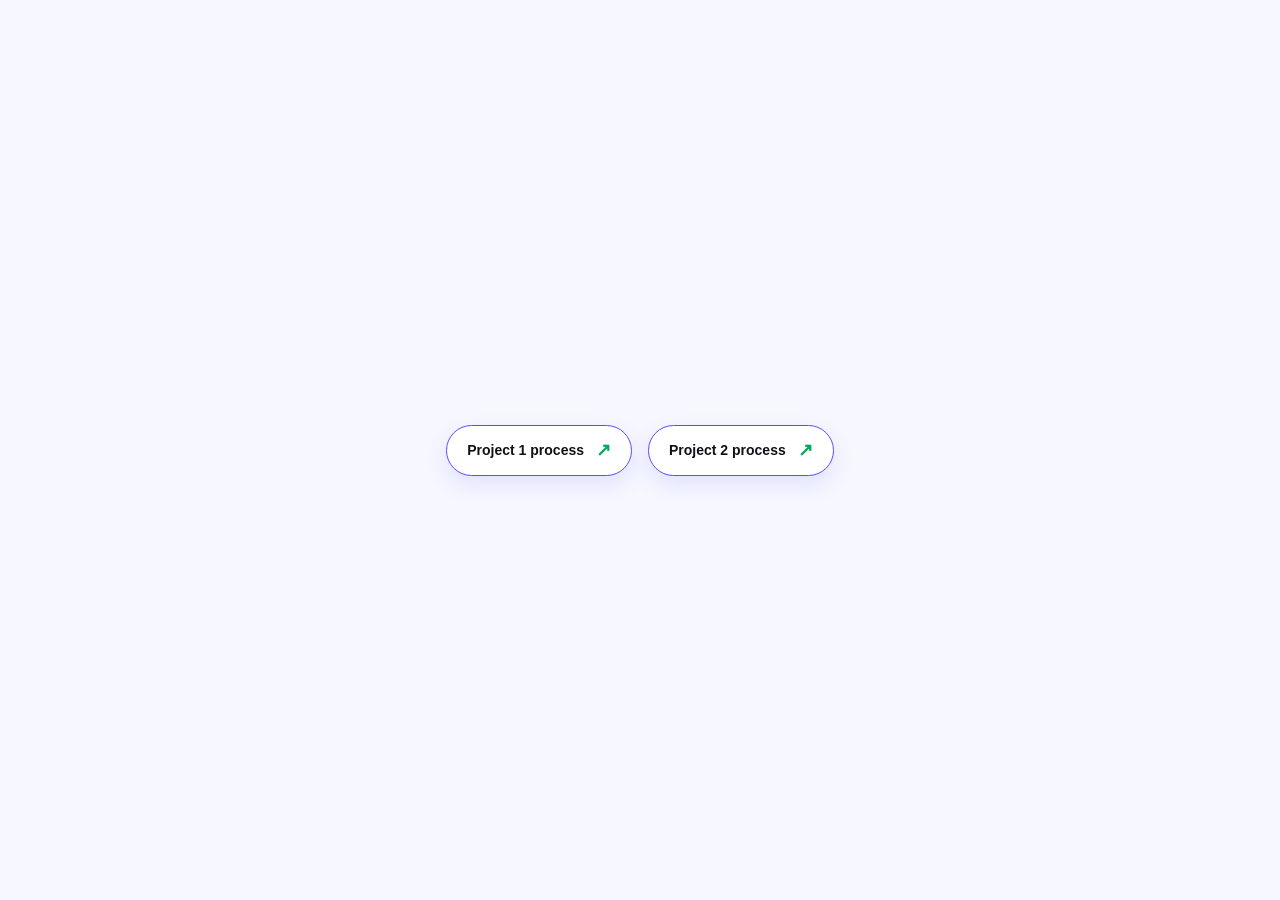
<file: index.html>
<!doctype html>
<html lang="en">
  <head>
    <meta charset="utf-8">
    <meta name="viewport" content="width=device-width, initial-scale=1">
    <meta name="theme-color" content="#f6f7ff">
    <meta name="description" content="A process journal for redesigning Uber around group rides, shared food orders, and clearer coordination.">
    <title>Uber Redesign — Process Journal</title>
    <link rel="icon" type="image/svg+xml" href="data:image/svg+xml,%3Csvg xmlns='http://www.w3.org/2000/svg' viewBox='0 0 64 64'%3E%3Crect width='64' height='64' rx='14' fill='%235b4cff'/%3E%3Ccircle cx='23' cy='32' r='7' fill='white'/%3E%3Ccircle cx='41' cy='32' r='7' fill='white'/%3E%3C/svg%3E">
    <link rel="stylesheet" href="style.css">
    <script defer src="app.js"></script>
  </head>
  <body class="gate-active">
    <div class="project-gate" role="dialog" aria-label="Choose a project">
      <div class="gate-actions">
        <button class="gate-button" type="button" data-open-project id="project-gate-title">Project 1 process <span aria-hidden="true">↗</span></button>
        <a class="gate-button" href="project2/index.html">Project 2 process <span aria-hidden="true">↗</span></a>
      </div>
    </div>
  
    <a class="skip-link" href="#main">Skip to content</a>
    <header class="site-header">
      <nav class="nav shell" aria-label="Main navigation">
        <a class="brand" href="#top" aria-label="Uber redesign process journal">
          <span class="brand-mark">U</span>
          <span>Uber redesign <small>process journal</small></span>
        </a>
        <div class="nav-links">
          <a href="#research">Research</a>
          <a href="#journey">Journey</a>
          <a href="#prototype">Prototype</a>
          <a href="#reflection">Reflection</a>
        </div>
        <a class="nav-cta" href="#top">2026 ↗</a>
      </nav>
    </header>

    <main id="main" tabindex="-1">
      <section id="top" class="hero shell">
        <div class="hero-rule" aria-hidden="true"><span></span><span></span><span></span></div>
        <div class="hero-eyebrow"><i></i> CLASS PROJECT · PRODUCT DESIGN WORKFLOW</div>
        <div class="hero-layout">
          <div>
            <h1>Designing<br><em>Uber,</em><br>together.</h1>
          </div>
          <div class="hero-copy">
            <p>I redesigned Uber around a simple question: what would change if the people who join a ride or order could help make the decision together?</p>
            <a class="arrow-link" href="#research">Follow the process <span aria-hidden="true">↘</span></a>
          </div>
        </div>
        <div class="hero-chips" aria-label="Process themes">
          <span>Market research</span><span>Service deep-dive</span><span>AI-assisted prototyping</span>
        </div>
      </section>

      <section id="research" class="section shell research-section">
        <div class="section-heading research-heading">
          <div>
            <span class="section-number green process-step-label"><b>STEP 01</b><i aria-hidden="true"></i><span>INITIAL PREMISE &amp; TWO STRATEGIES</span></span>
            <h2>Deciding What to Build: Two Different Processes</h2>
            <p class="research-intro">My redesign process unfolds in two phases: before and after deciding what to build.</p>
          </div>
        </div>
        <div class="process-grid">
          <article class="process-card">
            <div class="card-meta"><span class="step-pill">Process (#1)</span><span>Before deciding</span></div>
            <h3>Market Research</h3>
            <p><span class="process-quote">“Find which service has bad usability + what users desire for...”</span> Exploring unvarnished friction, missed handoffs, and moments where user expectations collapse.</p>
            <strong>⌕ &nbsp;Pinpoint user friction and desire</strong>
          </article>
          <article class="process-card">
            <div class="card-meta"><span class="step-pill">Process (#2)</span><span>After narrowing down</span></div>
            <h3>Service Deep-Dive</h3>
            <p><span class="process-quote">“Understand existing service + what is bad/lacking + find specific contents for redesign.”</span> Deconstructing edge cases, information gaps, and structural shortcomings.</p>
            <strong>▣ &nbsp;Define specific feature contents to redesign</strong>
          </article>
          <article class="process-card process-card--mint strategy-card">
            <div class="card-meta"><span class="step-pill">Strategy #1: The mindset shift</span></div>
            <h3>Spend more time brainstorming with AI</h3>
            <div class="mini-note strategy-quote">“BEFORE: I think it’s easier to build with vibe coding (then before when I had to code)— so I decided to spend more time with brainstorming with AI.”</div>
            <p>Because vibe coding makes producing code trivial, the real bottleneck shifts to whether you have a clear, distinct, high-value problem worth solving.</p>
          </article>
          <article class="process-card strategy-card">
            <div class="card-meta"><span class="step-pill step-pill--dark">Strategy #2: Scope selection</span></div>
            <h3>Change UI component VS Adding new feature</h3>
            <div class="mini-note mini-note--blue scope-note"><span class="scope-old">Change UI component</span><strong>Adding new feature</strong><small>“I think it’s easier (for me) to add new feature with vibecoding...”</small></div>
            <p>Generating a coherent new capability end-to-end plays to the generative strengths of LLMs more cleanly than pixel-pushing legacy components.</p>
          </article>
        </div>
      </section>

      <section id="focus" class="section shell focus-section">
        <div class="section-heading focus-heading">
          <div>
            <span class="section-number green process-step-label"><b>STEP 02</b><i aria-hidden="true"></i><span>MIN'S RESEARCH METHODOLOGY</span></span>
            <h2>“What are the cases where users use two different apps for the same goals?”</h2>
            <div class="focus-intro">
              <p>I've looked at what actions make users move between apps:</p>
              <p>“I found or did something here, but I need to carry it somewhere else to finish.”</p>
              <p>This led to 4 distinct exploration lenses.</p>
            </div>
          </div>
        </div>
        <div class="focus-grid">
          <article class="focus-card"><span class="focus-icon">#1</span><span class="focus-label">APPROACH WITH</span><h3>Goals</h3><p>Starting from user intentions: what are users trying to accomplish when they find themselves juggling multiple tools?</p><div class="focus-insight"><b>INQUIRY PROMPT:</b><span>“Can you remember a recent time you switched between apps to plan, compare, or organize?”</span></div></article>
          <article class="focus-card"><span class="focus-icon">#2</span><span class="focus-label">APPROACH WITH</span><h3>Actions</h3><p>Tracking concrete manual handoffs between interfaces when one service cuts off too soon.</p><div class="focus-insight"><b>CORE FRICTION PATTERN:</b><span>“I found or did something here, but I need to carry it somewhere else to finish.”</span></div></article>
          <article class="focus-card"><span class="focus-icon">#3</span><span class="focus-label">APPROACH WITH</span><h3>Services</h3><p>Auditing service boundaries: where does an existing product intentionally stop serving the user's ongoing session?</p><div class="focus-insight"><b>AUDIT FOCUS:</b><span>Identifying arbitrary walled gardens and missing native utility links.</span></div></article>
          <article class="focus-card"><span class="focus-icon">#4</span><span class="focus-label">APPROACH WITH</span><h3>Voice of User</h3><p>Gathering organic user pain directly from public forums, unfiltered complaints, and customer workarounds.</p><div class="focus-insight"><b>SOURCES MINED:</b><span>Raw qualitative threads on Reddit (r/uber) and X (Twitter).</span></div></article>
        </div>
      </section>

      <section id="candidates" class="section shell table-section">
        <div class="section-heading compact-heading">
          <div><span class="section-number green">03 · SERVICE SELECTION</span><h2>3 Candidates before deciding the services…</h2></div>
          <p>I compared three service directions against the same business and UX questions before choosing the group opportunity for Uber.</p>
        </div>
        <div class="candidate-table-wrap">
          <table class="candidate-table">
            <thead><tr><th>Evaluation question</th><th>1. Google Maps: Free restroom finder</th><th>2. BrickLink: Outside-purchase tracking</th><th class="selected-col">3. Uber: Shared costs with friends *</th></tr></thead>
            <tbody>
              <tr><th>Who needs it most?</th><td>Tourists exploring unfamiliar cities, delivery workers, parents, and people with specific restroom or accessibility needs.</td><td>Custom LEGO builders buying parts across multiple stores.</td><td class="selected-col">Groups of people repeatedly sharing rides, especially when participants change.</td></tr>
              <tr><th>Would current users pay extra?</th><td>Likely low willingness. Keep essential information free: public access, cost, opening hours, and entrance directions.</td><td>Most plausible direct-payment opportunity: frequent builders can measure time saved and duplicate purchases avoided.</td><td class="selected-col">Likely limited willingness for a separate subscription. A small transaction fee or membership benefit could be tested.</td></tr>
              <tr><th>How could the company benefit?</th><td>More frequent Maps use during outings and stronger trust in its local information.</td><td>More completed builds and repeat purchases of remaining parts.</td><td class="selected-col">More completed group bookings and repeat rides.</td></tr>
              <tr><th>What would encourage repeat use?</th><td>Needing a restroom in another neighborhood or city, with reliable information available each time.</td><td>Starting another build or receiving another outside order.</td><td class="selected-col">Planning another outing with the same friend group.</td></tr>
              <tr><th>Main commercial uncertainty?</th><td>Keeping availability and entry rules accurate costs money. Many potential users already use Maps, so the benefit may primarily be retention.</td><td>The feature may be too narrow for a subscription, and importing purchases could help users spend elsewhere.</td><td class="selected-col">Invitees may already use Uber. Sharing a ride can also replace several separate bookings.</td></tr>
              <tr><th>Best early success measure?</th><td>Percentage of searches that lead to successful use of a free restroom, plus repeat feature use.</td><td>Time to reconcile an order, plus repeat purchasing.</td><td class="selected-col">Invite-to-first-booking conversion and repeat group bookings.</td></tr>
              <tr><th>Strongest business argument?</th><td>Make Maps more useful throughout a day in an unfamiliar city.</td><td>Save committed hobbyists measurable time and money.</td><td class="selected-col">Make organizing and paying for recurring group rides easier.</td></tr>
            </tbody>
          </table>
        </div>
      </section>

      <section id="journey" class="section shell journey-section">
        <div class="section-heading compact-heading journey-heading">
          <div><span class="section-number green">04 · CUSTOMER JOURNEY</span><h2>Customer journey with need statement: As-is // To-be</h2></div>
          <div class="journey-toggle" role="group" aria-label="Journey view"><button class="is-active" type="button" data-journey-view="both">As-is + To-be</button><button type="button" data-journey-view="as-is">As-is</button><button type="button" data-journey-view="to-be">To-be</button></div>
        </div>
        <p class="need-statement"><strong>Need statement.</strong> When a friend organizes a group outing, they need one place to coordinate the plan and each person’s commitment, so booking does not become a second job.</p>
        <div class="journey-list">
          <article class="journey-row">
            <div class="journey-step"><span>STEP 01</span><h3>Plan the outing</h3><p>Friends agree on what they want to do.</p></div>
            <div class="journey-state as-is"><b>AS-IS · COORDINATE IN CHAT</b><p>The organizer asks who is coming, compares prices, and collects answers across messages.</p><small>Friction: the plan is scattered.</small></div>
            <div class="journey-state to-be"><b>TO-BE · START A GROUP</b><p>The organizer names the occasion and invites followed friends from the Uber flow.</p><small>Gain: one shared starting point.</small></div>
          </article>
          <article class="journey-row">
            <div class="journey-step"><span>STEP 02</span><h3>Book the ride</h3><p>Someone chooses a route and vehicle.</p></div>
            <div class="journey-state as-is"><b>AS-IS · ONE PERSON DECIDES</b><p>The lead picks a car before everyone has seen the same option or agreed to the cost.</p><small>Friction: responsibility stays with the lead.</small></div>
            <div class="journey-state to-be"><b>TO-BE · CHOOSE TOGETHER</b><p>The group sees the route, car, and estimated allocation before the request is sent.</p><small>Gain: the choice is legible to everyone.</small></div>
          </article>
          <article class="journey-row">
            <div class="journey-step"><span>STEP 03</span><h3>Split during the ride</h3><p>Payment becomes part of the experience.</p></div>
            <div class="journey-state as-is"><b>AS-IS · SPLIT AFTER MATCHING</b><p>The group may rely on an equal split later or settle a custom amount outside the main flow.</p><small>Friction: the amount arrives late.</small></div>
            <div class="journey-state to-be"><b>TO-BE · SHOW EXACT SHARES</b><p>Each invited rider sees the amount they would authorize, down to the cent.</p><small>Gain: no surprise allocation.</small></div>
          </article>
          <article class="journey-row">
            <div class="journey-step"><span>STEP 04</span><h3>Take the ride</h3><p>The group moves from planning to doing.</p></div>
            <div class="journey-state as-is"><b>AS-IS · WAIT FOR UPDATES</b><p>The lead carries the status of the booking and has to relay changes to everyone else.</p><small>Friction: one person becomes support.</small></div>
            <div class="journey-state to-be"><b>TO-BE · GROUP STATUS</b><p>Everyone can see the ride status and the group chat in the same shared context.</p><small>Gain: fewer coordination messages.</small></div>
          </article>
          <article class="journey-row">
            <div class="journey-step"><span>STEP 05</span><h3>Review and settle</h3><p>The experience closes without guesswork.</p></div>
            <div class="journey-state as-is"><b>AS-IS · RECONCILE LATER</b><p>The lead may remind friends, calculate a custom share, or wait for reimbursement.</p><small>Friction: the task continues after the trip.</small></div>
            <div class="journey-state to-be"><b>TO-BE · AUTHORIZE YOUR OWN SHARE</b><p>Each rider approves their own amount before the organizer requests the vehicle.</p><small>Gain: less work for the friend who books.</small></div>
          </article>
          <article class="journey-row">
            <div class="journey-step"><span>STEP 06</span><h3>Close the occasion</h3><p>A good group moment can happen again.</p></div>
            <div class="journey-state as-is"><b>AS-IS · END WITH A RECEIPT</b><p>The service records the trip, but not necessarily the group relationship around it.</p><small>Friction: no obvious next occasion.</small></div>
            <div class="journey-state to-be"><b>TO-BE · KEEP THE GROUP VISIBLE</b><p>The Account hub keeps active and past groups available for another shared plan.</p><small>Gain: a reason to return together.</small></div>
          </article>
        </div>
      </section>

      <section id="prototype" class="section shell prototype-section">
        <div class="section-heading compact-heading">
          <div><span class="section-number green">05 · MULTI-AGENT PROTOTYPE</span><h2>Multi-agent to brainstorm and prototype</h2></div>
          <p>I divided the work into roles so the idea could be challenged, specified, built, and communicated without losing the original user problem.</p>
        </div>
        <div class="agent-grid">
          <article class="agent-card"><span class="agent-avatar">☻</span><span class="agent-id">AGENT 01</span><h3>Research Agent</h3><b>Scope · signals · gaps</b><p>Collected service context and surfaced the moments worth redesigning.</p><small>Output: opportunity map</small></article>
          <article class="agent-card"><span class="agent-avatar">☻</span><span class="agent-id">AGENT 02</span><h3>PRD Agent</h3><b>Rules · states · edge cases</b><p>Turned the concept into explicit behavior, calculations, and decision states.</p><small>Output: product requirements</small></article>
          <article class="agent-card"><span class="agent-avatar">☻</span><span class="agent-id">AGENT 03</span><h3>Vibecoding Agent</h3><b>Flow · interface · iteration</b><p>Translated the product logic into a clickable prototype and refined the flow.</p><small>Output: working walkthrough</small></article>
          <article class="agent-card"><span class="agent-avatar">☻</span><span class="agent-id">AGENT 04</span><h3>Presentation Prep</h3><b>Story · evidence · clarity</b><p>Shaped the research and decisions into a story another person can follow.</p><small>Output: presentation narrative</small></article>
        </div>
      </section>

      <section id="hard" class="section shell hard-section">
        <div class="section-heading compact-heading">
          <div><span class="section-number coral">06 · REALITY CHECK</span><h2>What was actually hard about vibecoding</h2></div>
          <p>Fast generation made the first draft easy. The difficult part was deciding what to keep, what to correct, and what the prototype needed to prove.</p>
        </div>
        <div class="quote-grid">
          <article><span class="quote-tag">CHALLENGE 01</span><h3>“Sometimes takes a lot of time, but I don’t know what’s going on.”</h3><p>When the system changes several things at once, it becomes hard to identify the decision behind each change.</p></article>
          <article><span class="quote-tag mint">PRACTICE 02</span><h3>“Easy to go with top-down, because it’s easy to build…”</h3><p>Starting broad helps create momentum, but the important constraints still need to be added deliberately.</p></article>
          <article><span class="quote-tag blue">PRACTICE 03</span><h3>“Giving great examples is the way I can communicate easily.”</h3><p>A concrete screen, state, or sentence often communicates the intended direction better than an abstract request.</p></article>
        </div>
      </section>

      <section id="reflection" class="section shell reflection-section">
        <div class="pain-panel">
          <span class="pain-kicker">⚠ &nbsp;KEY FRICTION POINT</span>
          <div class="pain-divider" aria-hidden="true"></div>
          <h2>Pain points when designing with AI:</h2>
          <p class="pain-lead">“UI generation and prototyping felt seamless, but ideation and early discovery were surprisingly difficult.”</p>
          <p class="pain-sublead">A breakdown of where raw generative prompting struggles during ambiguous, early-stage feature exploration:</p>
          <div class="pain-grid">
            <article><span>×</span><div><h3>Uncertain Where to Begin</h3><p>Blank-prompt paralysis when opening an open-ended session without clear constraints or an established rubric.</p></div></article>
            <article><span>×</span><div><h3>Struggling to Steer Toward Strong Answers</h3><p>Guiding the model beyond predictable tropes, surface-level suggestions, and generic patterns.</p></div></article>
            <article><span>×</span><div><h3>Defining What 'Good Enough' Looks Like</h3><p>When an LLM produces dozens of options in seconds, evaluating them objectively without a clear benchmark is challenging.</p></div></article>
            <article><span>×</span><div><h3>Filtering Through Mediocre Outputs</h3><p>“The options often feel generic or uninspired, making it frustrating to commit to any of them as a solid foundation.”</p></div></article>
          </div>
          <div class="pain-question"><span aria-hidden="true">❞</span><p>“I can sense that the generated output isn't quite right, but it's hard to articulate what the right solution should be.”</p></div>
        </div>
        <div class="reflection-card">
          <h2>“Is the LLM bad at ideating, or am I bad at prompting?”</h2>
          <div class="reflection-columns">
            <div><span>✓</span><p><b>Systematic Task Architecture</b><br>Designing with AI thrives on structured workflows: breaking complex challenges into clear milestones unlocks consistent, high-impact results.</p></div>
            <div><span>✓</span><p><b>Fluid Multi-Tool Synergy</b><br>Mastering smooth transitions between specialized tools—bridging ChatGPT, Astra, Stitch UI, and AI Studio—creates an effortless, end-to-end creative flow.</p></div>
          </div>
        </div>
      </section>
    </main>

    <footer class="footer"><div class="shell footer-inner"><div><strong>Uber redesign</strong><p>A class-project process journal about research, product thinking, and AI-assisted making.</p></div><div class="footer-links"><span>PROCESS</span><a href="#research">Research</a><a href="#journey">Customer journey</a><a href="#prototype">Prototype</a><a href="#reflection">Reflection</a></div></div></footer>
  </body>
</html>
</file>
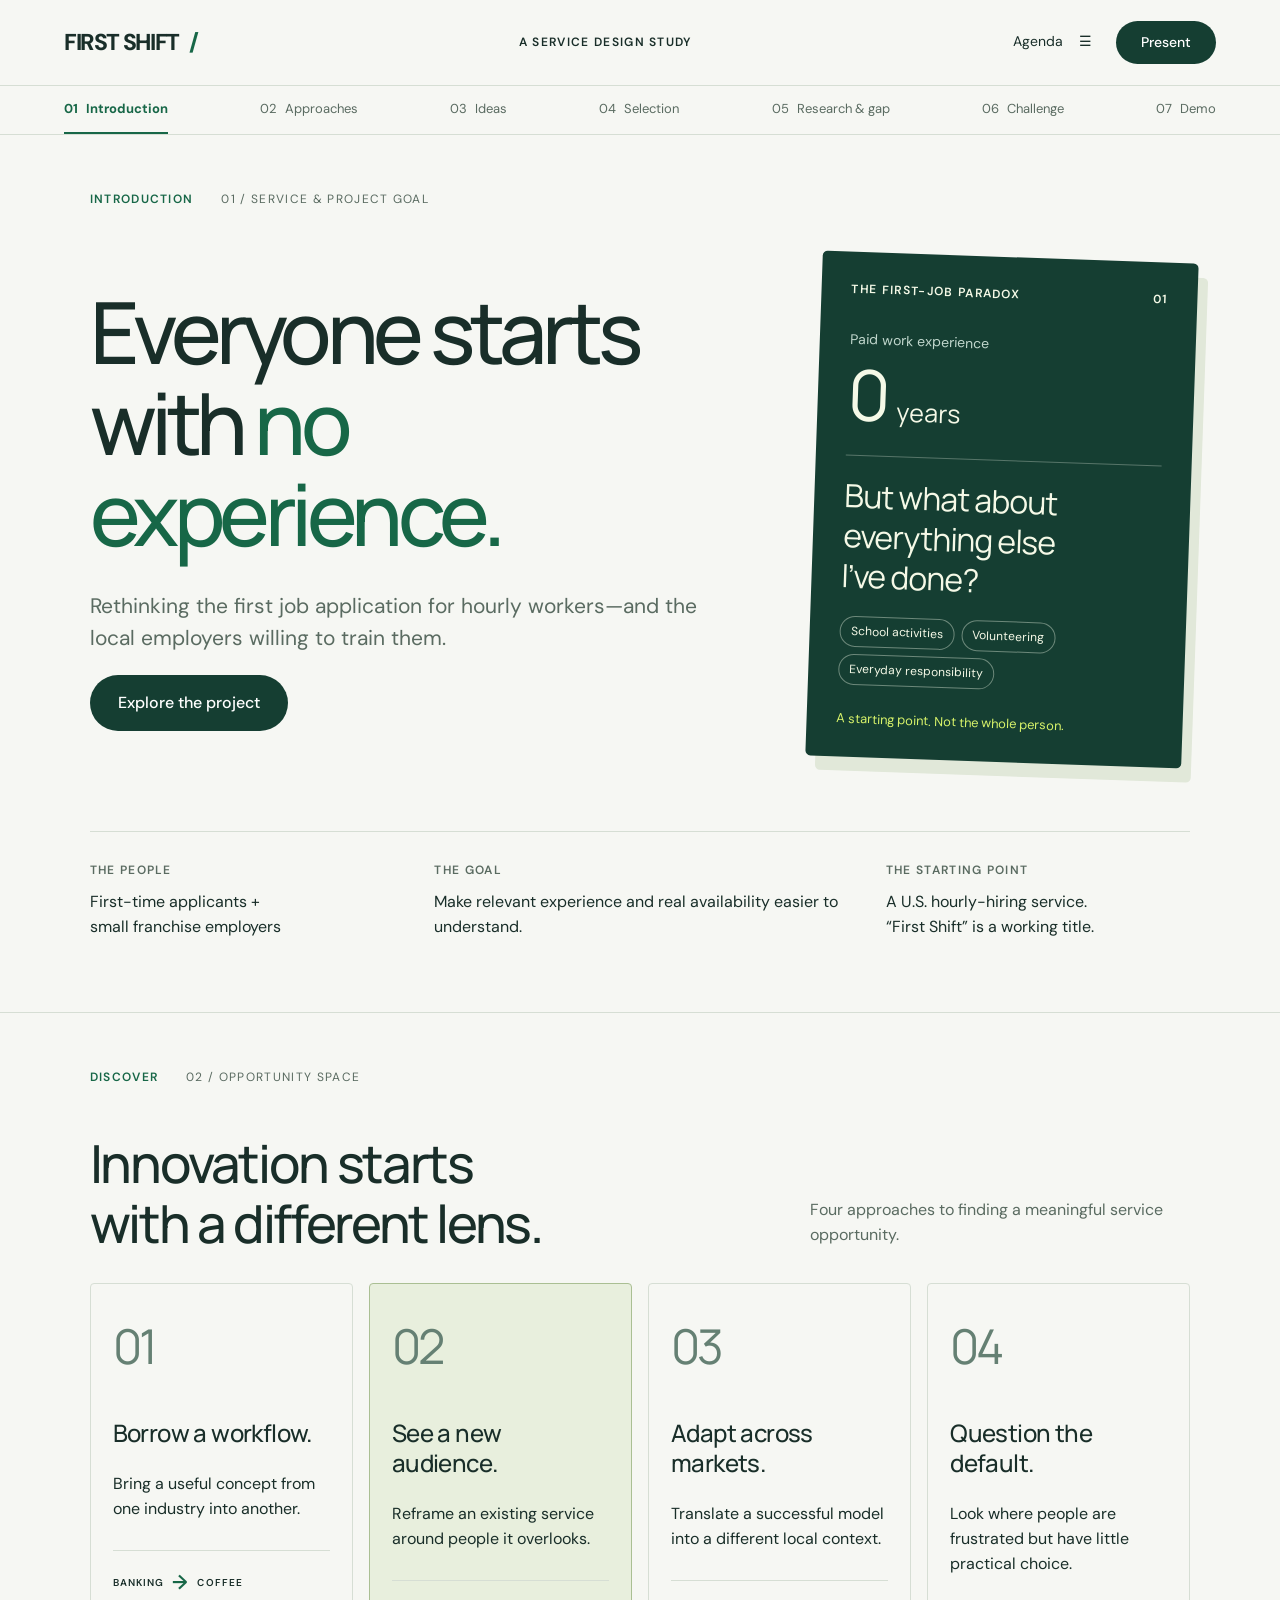
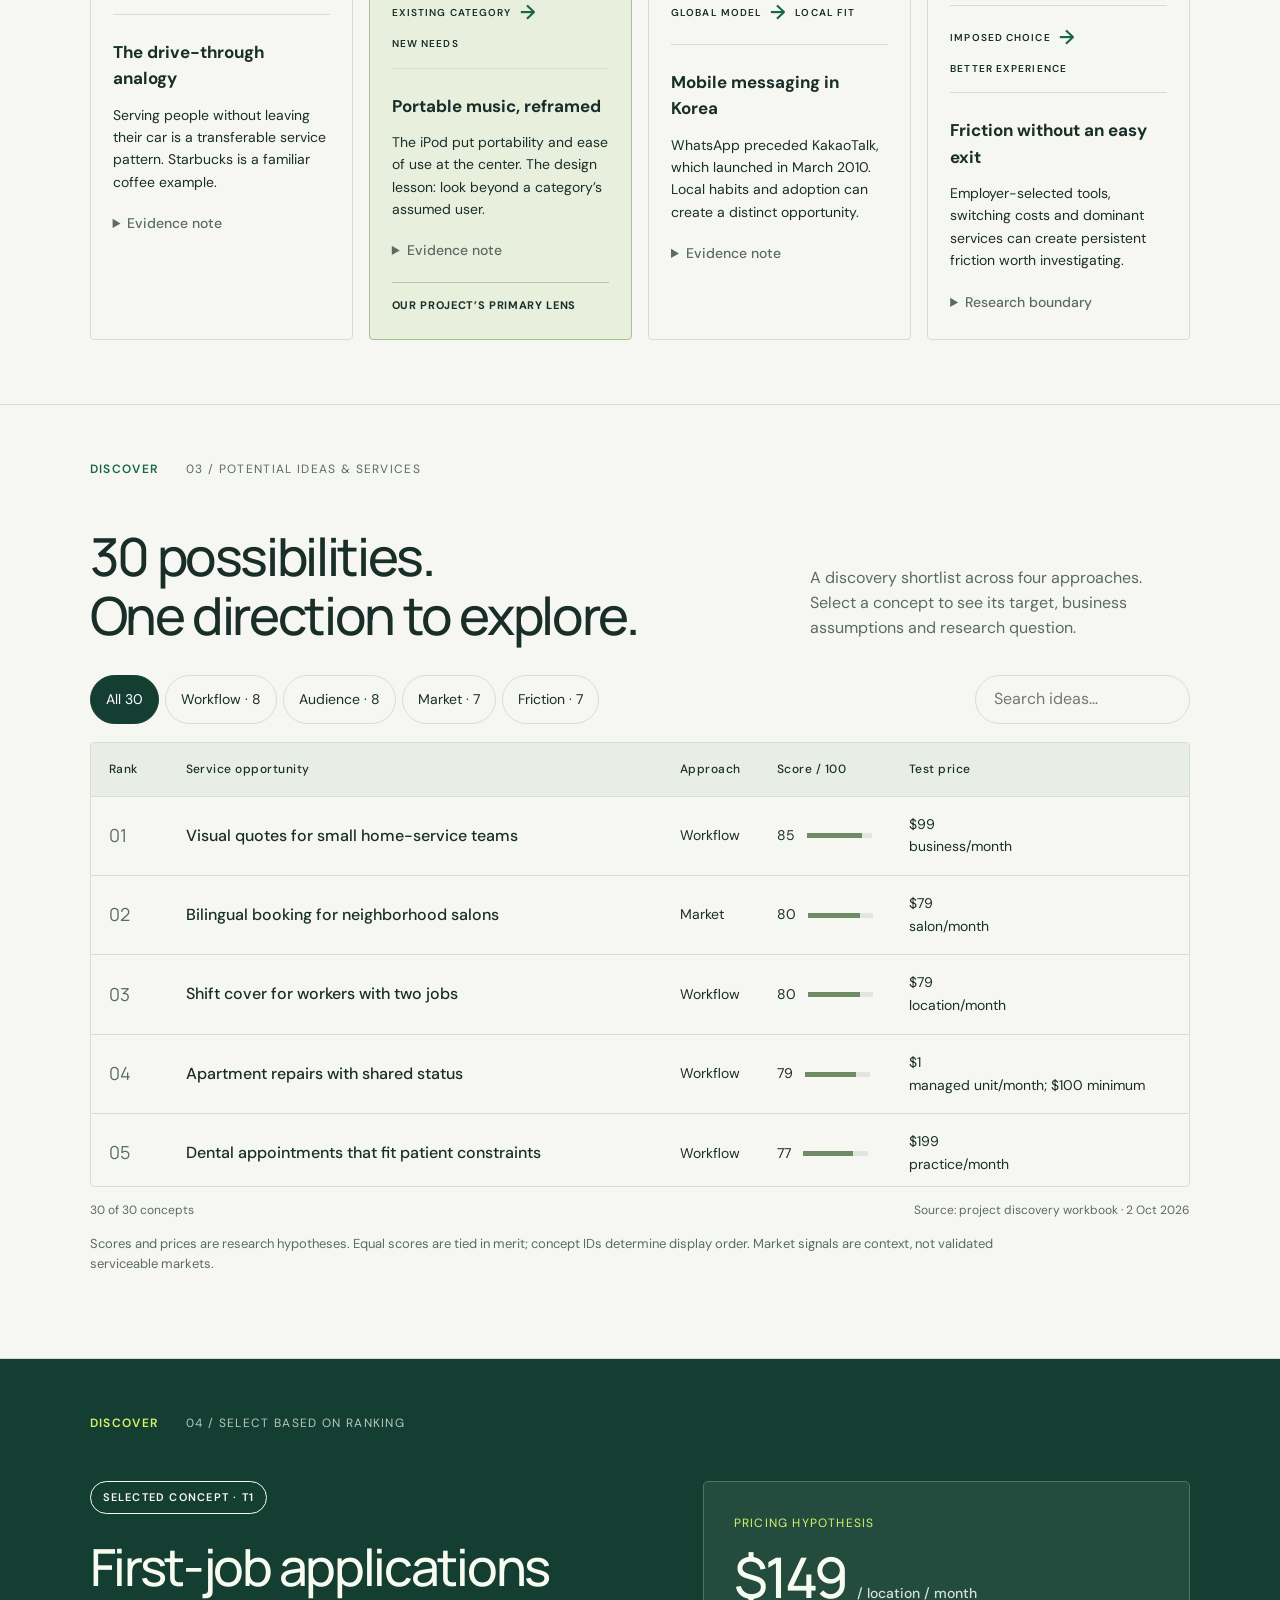
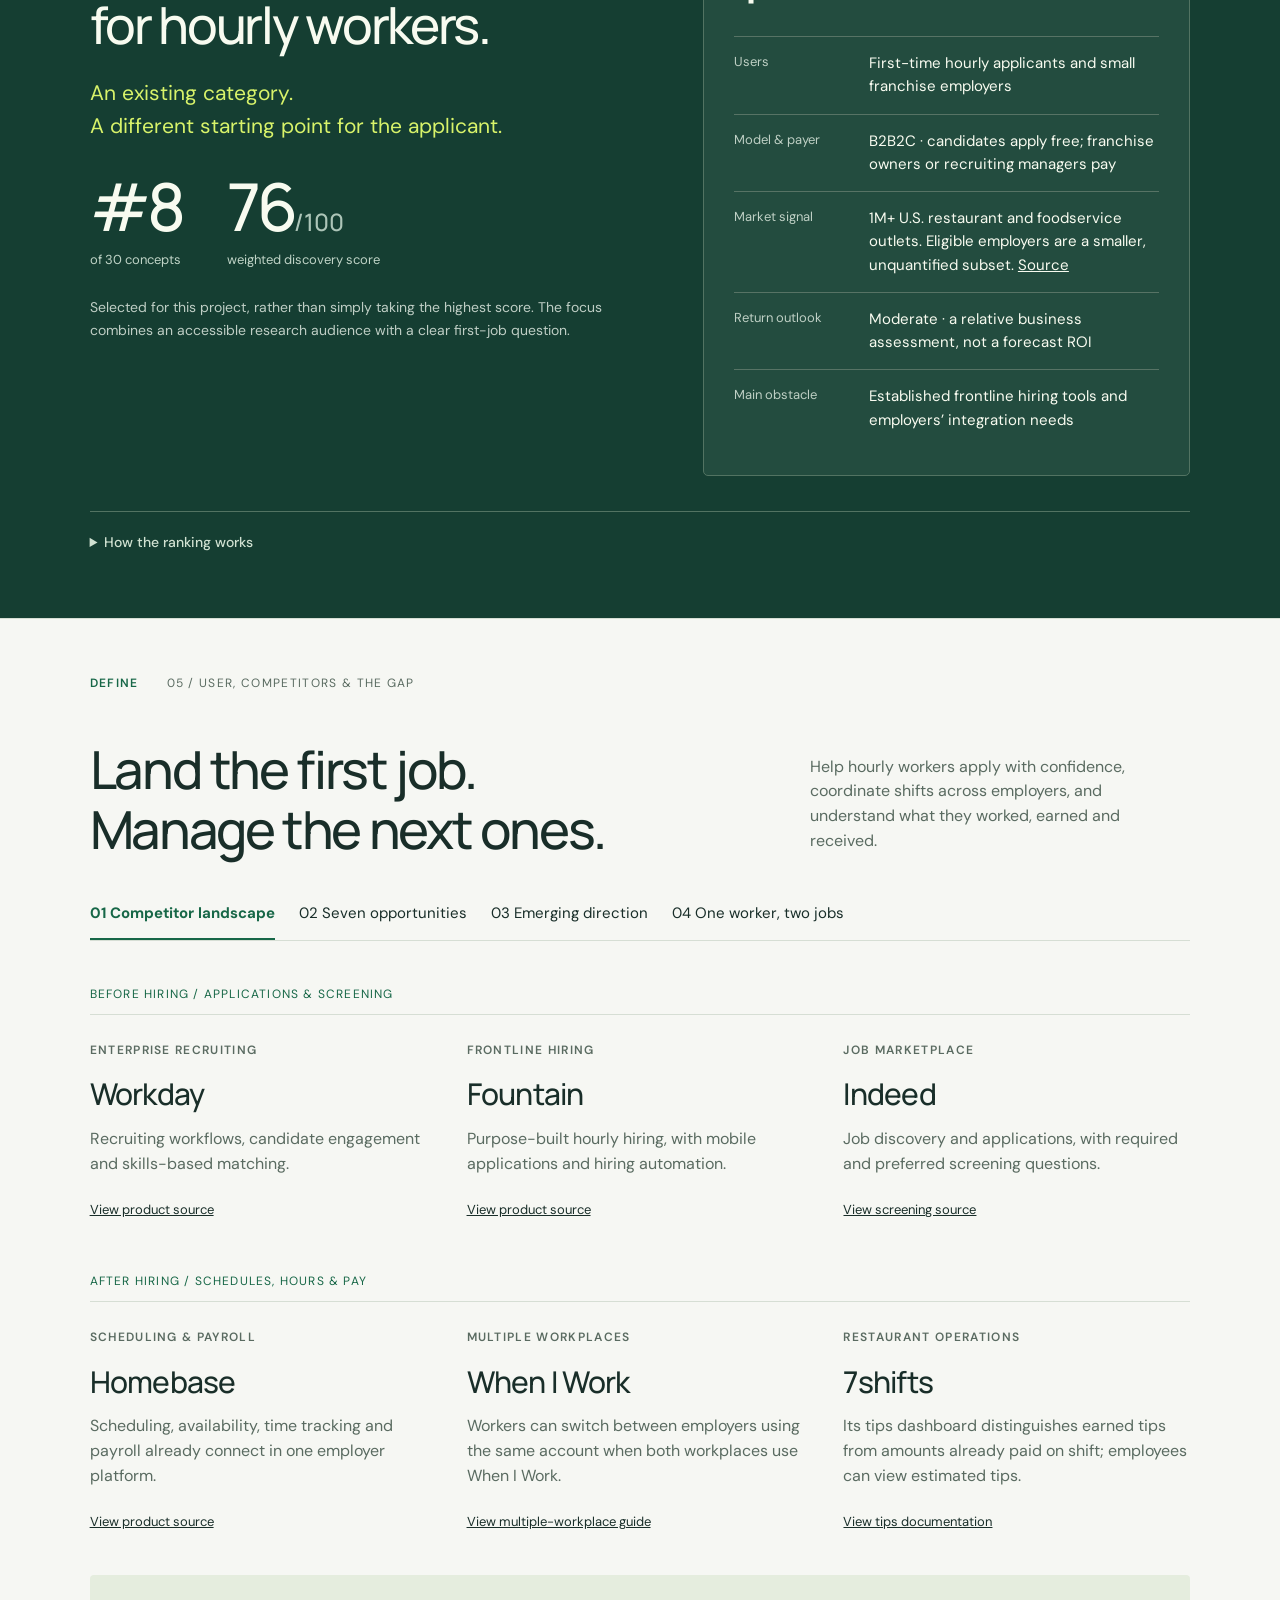
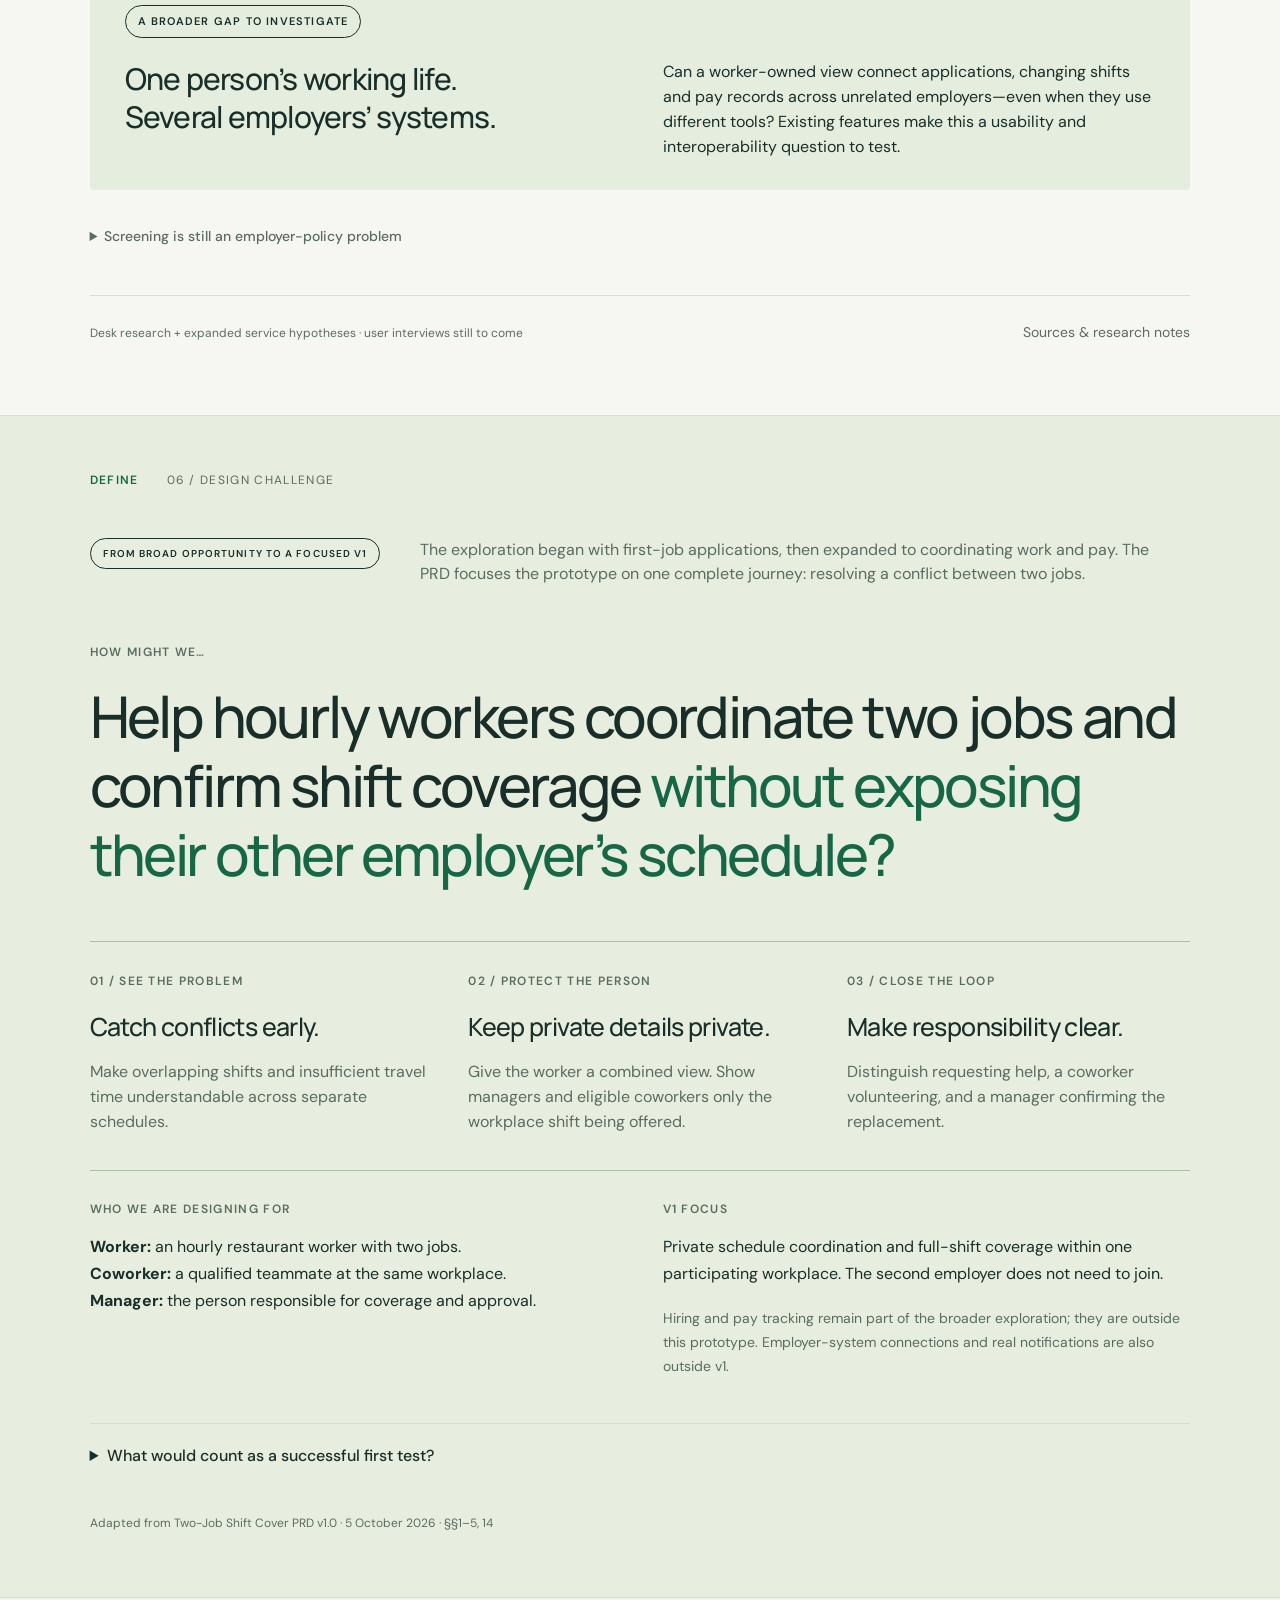
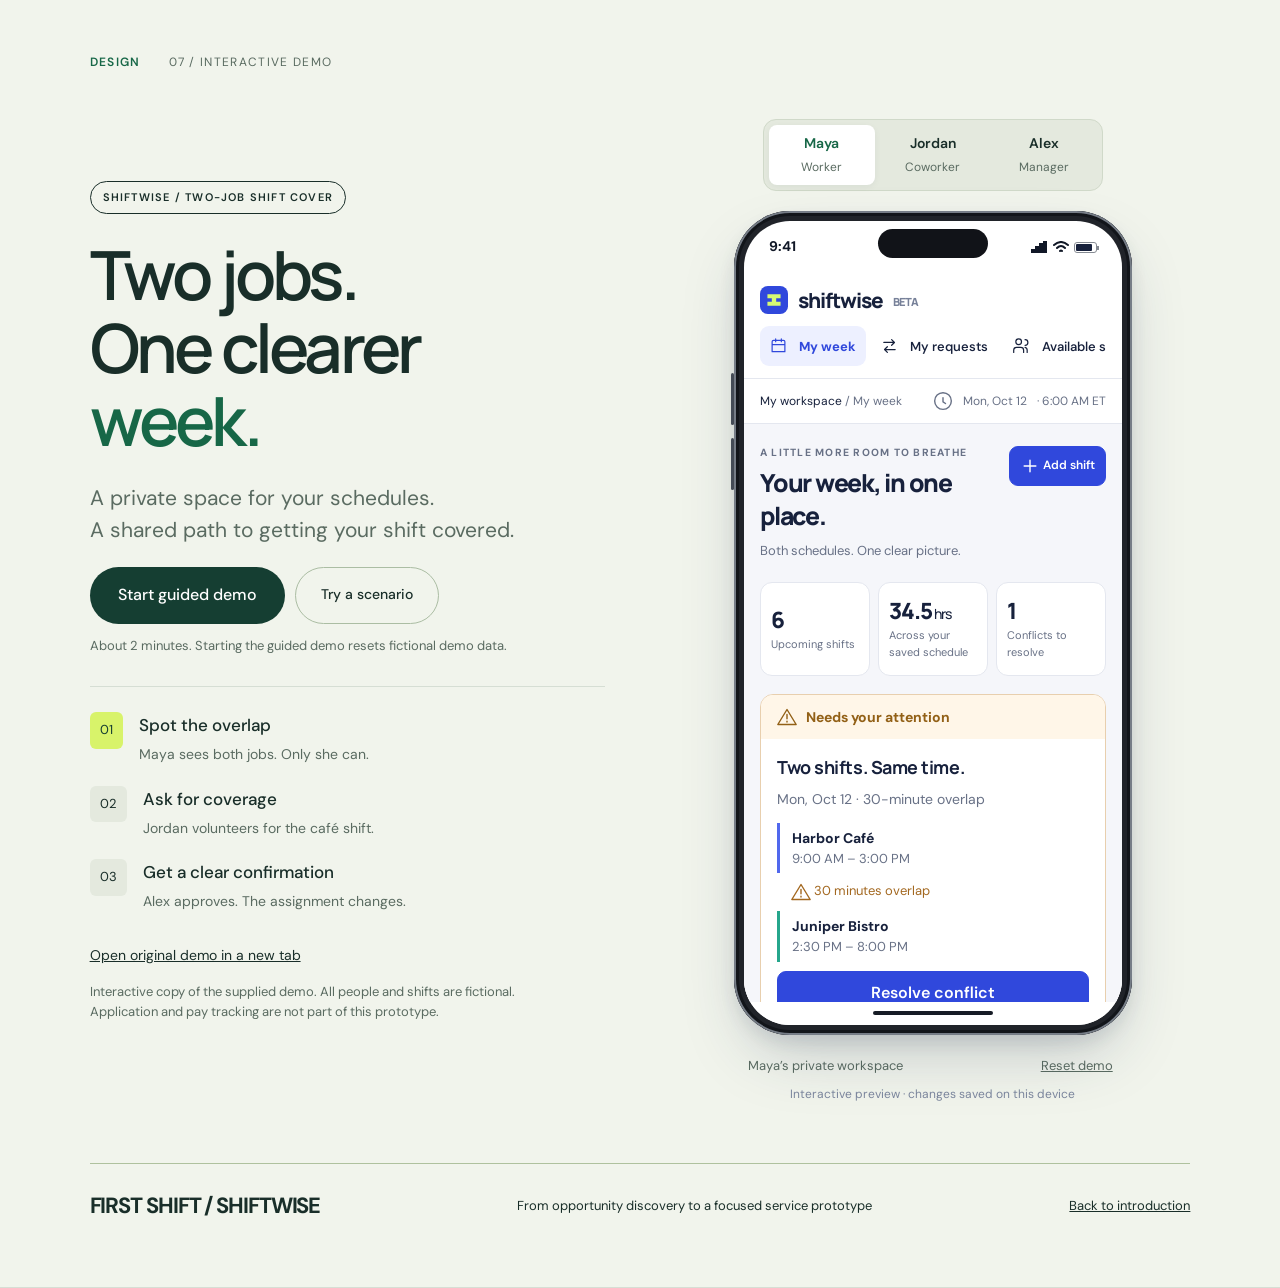
<file: project2/index.html>
<!doctype html>
<html lang="en"><head><meta charset="utf-8"><meta name="viewport" content="width=device-width,initial-scale=1"><meta name="description" content="A service design class project: discovering and defining a better first-job application for hourly workers."><meta name="theme-color" content="#173e33"><title>First Shift — A service design study</title><link rel="icon" type="image/svg+xml" href="data:image/svg+xml,%3Csvg xmlns='http://www.w3.org/2000/svg' viewBox='0 0 64 64'%3E%3Crect width='64' height='64' rx='14' fill='%23173e33'/%3E%3Cpath d='M18 46V18h29v8H27v5h16v8H27v7' fill='%23d8f36a'/%3E%3C/svg%3E"><link rel="stylesheet" href="style.css"></head>
<body><header class="topbar"><a class="brand" href="#intro" aria-label="First Shift home">FIRST SHIFT<span>/</span></a><span class="project-label">A SERVICE DESIGN STUDY</span><div class="header-actions"><button id="agenda-button" class="text-button">Agenda <span class="menu-icon">☰</span></button><button id="present" class="pill dark">Present</button></div></header>
<nav class="chapter-nav" aria-label="Project chapters"><a href="#intro" data-section="intro">01 <span>Introduction</span></a><a href="#approaches" data-section="approaches">02 <span>Approaches</span></a><a href="#ideas" data-section="ideas">03 <span>Ideas</span></a><a href="#selection" data-section="selection">04 <span>Selection</span></a><a href="#research" data-section="research">05 <span>Research & gap</span></a><a href="#challenge" data-section="challenge">06 <span>Challenge</span></a><a href="#how" data-section="how">07 <span>Demo</span></a></nav>
<main>
<section id="intro" class="chapter hero"><div class="eyebrow">INTRODUCTION <span>01 / SERVICE & PROJECT GOAL</span></div><div class="hero-grid"><div><h1>Everyone starts<br>with <em>no experience.</em></h1><p class="lead">Rethinking the first job application for hourly workers—and the local employers willing to train them.</p><a href="#approaches" class="pill dark large">Explore the project</a></div><aside class="first-card"><div class="card-top"><span>THE FIRST-JOB PARADOX</span><span>01</span></div><div class="experience"><span>Paid work experience</span><strong>0 <small>years</small></strong></div><div class="divider"></div><p class="card-question">But what about<br>everything else<br>I’ve done?</p><div class="evidence-tags"><span>School activities</span><span>Volunteering</span><span>Everyday responsibility</span></div><div class="card-bottom">A starting point. Not the whole person.</div></aside></div><div class="goal-row"><div><span class="mini-label">THE PEOPLE</span><p>First-time applicants +<br>small franchise employers</p></div><div><span class="mini-label">THE GOAL</span><p>Make relevant experience and real availability easier to understand.</p></div><div><span class="mini-label">THE STARTING POINT</span><p>A U.S. hourly-hiring service.<br>“First Shift” is a working title.</p></div></div></section>
<section id="approaches" class="chapter"><div class="eyebrow">DISCOVER <span>02 / OPPORTUNITY SPACE</span></div><div class="section-heading"><h2>Innovation starts<br>with a different lens.</h2><p>Four approaches to finding a meaningful service opportunity.</p></div><div class="approach-grid"><article class="approach"><span class="approach-num">01</span><h3>Borrow a workflow.</h3><p>Bring a useful concept from one industry into another.</p><div class="analogy">BANKING <span>→</span> COFFEE</div><h4>The drive-through analogy</h4><p class="small">Serving people without leaving their car is a transferable service pattern. Starbucks is a familiar coffee example.</p><details><summary>Evidence note</summary><p>The specific claim that Starbucks copied banking has not been verified. Use this as a cross-industry analogy, not a documented origin story.</p></details></article><article class="approach highlight"><span class="approach-num">02</span><h3>See a new audience.</h3><p>Reframe an existing service around people it overlooks.</p><div class="analogy">EXISTING CATEGORY <span>→</span> NEW NEEDS</div><h4>Portable music, reframed</h4><p class="small">The iPod put portability and ease of use at the center. The design lesson: look beyond a category’s assumed user.</p><details><summary>Evidence note</summary><p>Apple’s launch release supports portability and usability. It does not establish the women/cosmetic-pouch targeting story. <a href="https://www.apple.com/newsroom/2001/10/23Apple-Presents-iPod/" target="_blank" rel="noreferrer">Apple, 2001</a></p></details><span class="route-label">OUR PROJECT’S PRIMARY LENS</span></article><article class="approach"><span class="approach-num">03</span><h3>Adapt across markets.</h3><p>Translate a successful model into a different local context.</p><div class="analogy">GLOBAL MODEL <span>→</span> LOCAL FIT</div><h4>Mobile messaging in Korea</h4><p class="small">WhatsApp preceded KakaoTalk, which launched in March 2010. Local habits and adoption can create a distinct opportunity.</p><details><summary>Evidence note</summary><p>This is not a claim that Korea had no messaging services, or that later apps inspired KakaoTalk. <a href="https://www.kakaocorp.com/page/detail/9442" target="_blank" rel="noreferrer">Kakao’s company history</a></p></details></article><article class="approach"><span class="approach-num">04</span><h3>Question the default.</h3><p>Look where people are frustrated but have little practical choice.</p><div class="analogy">IMPOSED CHOICE <span>→</span> BETTER EXPERIENCE</div><h4>Friction without an easy exit</h4><p class="small">Employer-selected tools, switching costs and dominant services can create persistent friction worth investigating.</p><details><summary>Research boundary</summary><p>A complaint is an interview lead, not proof of a monopoly. Workday is employer-selected; this project does not establish monopoly power.</p></details></article></div></section>
<section id="ideas" class="chapter"><div class="eyebrow">DISCOVER <span>03 / POTENTIAL IDEAS & SERVICES</span></div><div class="section-heading"><h2>30 possibilities.<br>One direction to explore.</h2><p>A discovery shortlist across four approaches. Select a concept to see its target, business assumptions and research question.</p></div><div class="table-tools"><div id="filters" class="filters" role="group" aria-label="Filter ideas by approach"><button class="active" data-filter="all" aria-pressed="true">All 30</button><button data-filter="W" aria-pressed="false">Workflow · 8</button><button data-filter="T" aria-pressed="false">Audience · 8</button><button data-filter="C" aria-pressed="false">Market · 7</button><button data-filter="D" aria-pressed="false">Friction · 7</button></div><label class="search-label"><span class="sr-only">Search concepts</span><input id="search" type="search" placeholder="Search ideas…"></label></div><div class="table-wrap" tabindex="0" aria-label="Ranked concepts, scroll for all rows"><table><thead><tr><th>Rank</th><th>Service opportunity</th><th>Approach</th><th>Score / 100</th><th>Test price</th></tr></thead><tbody id="concept-rows"></tbody></table></div><div class="table-footer"><span id="result-count" aria-live="polite">30 concepts</span><span>Source: project discovery workbook · 2 Oct 2026</span></div><p class="footnote">Scores and prices are research hypotheses. Equal scores are tied in merit; concept IDs determine display order. Market signals are context, not validated serviceable markets.</p></section>
<section id="selection" class="chapter selection"><div class="eyebrow">DISCOVER <span>04 / SELECT BASED ON RANKING</span></div><div class="selection-grid"><div><span class="tag">SELECTED CONCEPT · T1</span><h2>First-job applications<br>for hourly workers.</h2><p class="lead">An existing category.<br>A different starting point for the applicant.</p><div class="rank-stats"><div><strong>#8</strong><span>of 30 concepts</span></div><div><strong>76<small>/100</small></strong><span>weighted discovery score</span></div></div><p class="small">Selected for this project, rather than simply taking the highest score. The focus combines an accessible research audience with a clear first-job question.</p></div><div class="business-card"><div class="price"><span>PRICING HYPOTHESIS</span><strong>$149<small>/ location / month</small></strong></div><dl><div><dt>Users</dt><dd>First-time hourly applicants and small franchise employers</dd></div><div><dt>Model & payer</dt><dd>B2B2C · candidates apply free; franchise owners or recruiting managers pay</dd></div><div><dt>Market signal</dt><dd>1M+ U.S. restaurant and foodservice outlets. Eligible employers are a smaller, unquantified subset. <a href="https://www.restaurant.org/research-and-media/research/industry-statistics/state-statistics/" target="_blank" rel="noreferrer">Source</a></dd></div><div><dt>Return outlook</dt><dd>Moderate · a relative business assessment, not a forecast ROI</dd></div><div><dt>Main obstacle</dt><dd>Established frontline hiring tools and employers’ integration needs</dd></div></dl></div></div><details class="scoring"><summary>How the ranking works</summary><p>Six ratings from 1–5, weighted and converted to a score out of 100. The selected concept scores 4, 4, 4, 3, 3 and 5 respectively.</p><div class="weight-grid"><div><b>25%</b><span>Payer value</span></div><div><b>20%</b><span>Demand</span></div><div><b>15%</b><span>Reachable market</span></div><div><b>20%</b><span>Ease of entry</span></div><div><b>10%</b><span>Differentiation</span></div><div><b>10%</b><span>Class feasibility</span></div></div><p class="small">Overall: 76/100. Business-only score: 73.3/100 (excluding class feasibility), rated Moderate. These are judgments for discovery. Credible ROI would require acquisition costs, retention, margins and operating costs.</p></details></section>
<section id="research" class="chapter research"><div class="eyebrow">DEFINE <span>05 / USER, COMPETITORS & THE GAP</span></div><div class="section-heading"><h2>Land the first job.<br>Manage the next ones.</h2><p>Help hourly workers apply with confidence, coordinate shifts across employers, and understand what they worked, earned and received.</p></div><div class="research-tabs" role="tablist" aria-label="Research views"><button role="tab" id="tab-landscape" aria-controls="landscape" aria-selected="true" tabindex="0">01 Competitor landscape</button><button role="tab" id="tab-gaps" aria-controls="gaps" aria-selected="false" tabindex="-1">02 Seven opportunities</button><button role="tab" id="tab-direction" aria-controls="direction" aria-selected="false" tabindex="-1">03 Emerging direction</button><button role="tab" id="tab-worker-week" aria-controls="worker-week" aria-selected="false" tabindex="-1">04 One worker, two jobs</button></div>
<div id="landscape" role="tabpanel" aria-labelledby="tab-landscape"><div class="landscape-label">BEFORE HIRING / APPLICATIONS & SCREENING</div><div class="competitors"><article><span class="mini-label">ENTERPRISE RECRUITING</span><h3>Workday</h3><p>Recruiting workflows, candidate engagement and skills-based matching.</p><a href="https://www.workday.com/en-us/products/talent-management/talent-acquisition.html" target="_blank" rel="noreferrer">View product source</a></article><article><span class="mini-label">FRONTLINE HIRING</span><h3>Fountain</h3><p>Purpose-built hourly hiring, with mobile applications and hiring automation.</p><a href="https://www.fountain.com/about-us" target="_blank" rel="noreferrer">View product source</a></article><article><span class="mini-label">JOB MARKETPLACE</span><h3>Indeed</h3><p>Job discovery and applications, with required and preferred screening questions.</p><a href="https://www.indeed.com/hire/resources/howtohub/how-to-use-screener-questions-on-indeed?co=US&amp;hl=en" target="_blank" rel="noreferrer">View screening source</a></article></div><div class="landscape-label">AFTER HIRING / SCHEDULES, HOURS & PAY</div><div class="competitors"><article><span class="mini-label">SCHEDULING & PAYROLL</span><h3>Homebase</h3><p>Scheduling, availability, time tracking and payroll already connect in one employer platform.</p><a href="https://www.joinhomebase.com/how-it-works" target="_blank" rel="noreferrer">View product source</a></article><article><span class="mini-label">MULTIPLE WORKPLACES</span><h3>When I Work</h3><p>Workers can switch between employers using the same account when both workplaces use When I Work.</p><a href="https://help.wheniwork.com/articles/using-when-i-work-with-multiple-workplaces/" target="_blank" rel="noreferrer">View multiple-workplace guide</a></article><article><span class="mini-label">RESTAURANT OPERATIONS</span><h3>7shifts</h3><p>Its tips dashboard distinguishes earned tips from amounts already paid on shift; employees can view estimated tips.</p><a href="https://kb.7shifts.com/hc/en-us/articles/49200917093523-Tips-Overview-Dashboard" target="_blank" rel="noreferrer">View tips documentation</a></article></div><div class="finding"><span class="tag">A BROADER GAP TO INVESTIGATE</span><h3>One person’s working life.<br>Several employers’ systems.</h3><p>Can a worker-owned view connect applications, changing shifts and pay records across unrelated employers—even when they use different tools? Existing features make this a usability and interoperability question to test.</p></div><details class="policy"><summary>Screening is still an employer-policy problem</summary><p>Indeed moves candidates who fail required screener questions to the employer’s Rejected list; employers can review and restore them. Investigate whether prior experience is unnecessarily required for teachable work. The design still needs an employer-facing solution.</p><a href="https://www.indeed.com/hire/resources/howtohub/how-to-use-screener-questions-on-indeed?co=US&amp;hl=en" target="_blank" rel="noreferrer">Indeed screening rules</a></details></div>
<div id="gaps" role="tabpanel" aria-labelledby="tab-gaps" hidden><p class="research-note">Opportunities to validate—not proven features missing from every competitor. The statements below are applicant and worker problem hypotheses, not interview quotations. The two new opportunities extend support beyond hiring; their priority is still to be tested.</p><div class="gap-layout"><div id="gap-options" role="group" aria-label="Choose an opportunity"></div><article id="gap-detail" class="gap-detail" aria-live="polite"></article></div></div>
<div id="direction" role="tabpanel" aria-labelledby="tab-direction" hidden><div class="journey-strip"><div><span>01 / GET STARTED</span><b>Apply with confidence</b><p>Turn everyday experience into credible examples and find beginner-friendly roles.</p></div><div><span>02 / MAKE IT FIT</span><b>Coordinate every job</b><p>Bring shifts, travel time and personal commitments into one private calendar.</p></div><div><span>03 / CLOSE THE LOOP</span><b>Track hours and pay</b><p>Separate planned hours, hours worked, expected gross earnings and recorded payments.</p></div></div><div class="direction-grid"><div><span class="tag">EXPANDED CONCEPT TO EXPLORE</span><h3 class="direction-title">A first-job companion<br>that grows with your work.</h3><p>Start with first-time hourly applicants. Continue supporting them when they take a second job or juggle shifts at several workplaces.</p><p>The original T1 application idea now draws on the shortlist’s W6 idea: shift coordination for workers with two jobs. The #8 ranking and $149 price describe the original application concept; the expanded service needs fresh validation.</p></div><article class="sample"><div class="card-top"><span>WHO BENEFITS—AND WHO PAYS?</span></div><dl><div><dt>Workers</dt><dd>Less schedule juggling, clearer commitments, and a record of expected and received pay.</dd></div><div><dt>Employers</dt><dd>Potentially fewer avoidable clashes and clearer availability. Test whether those benefits justify paying.</dd></div><div><dt>Business model</dt><dd>Employer-funded hiring remains the starting hypothesis. Do employers value the ongoing companion, or should another funding model support it?</dd></div><div><dt>Worker control</dt><dd>Share selected availability with an employer, while keeping other job names, wages and personal commitments private by default.</dd></div></dl></article></div><details class="policy"><summary>What to learn from worker interviews</summary><ol><li>Show me how you combined last week’s schedules. Where did you record changes?</li><li>Tell me about a shift clash or a last-minute change. Who did you contact, and how?</li><li>How do you check hours, pay periods, payslips and payments from each job?</li><li>What work information would you share with a manager—and what would you keep private?</li><li>Would you maintain a combined record manually if the systems could not connect?</li></ol></details><div class="takeaway">The opportunity continues after “You’re hired”: one worker, many commitments, a clearer view.</div></div>
<div id="worker-week" role="tabpanel" aria-labelledby="tab-worker-week" hidden><div class="week-intro"><div><span class="tag">ILLUSTRATIVE SCENARIO</span><h3>Starbucks on weekdays.<br>Dunkin on weekends.</h3><p>One worker keeps both jobs in a personal overview. Employer names, hours and rates below are examples—not actual company policies, rates or connected accounts.</p></div><div class="scenario-controls"><label for="shift-scenario">Try a schedule change</label><select id="shift-scenario"><option value="normal">Original week</option><option value="overlap">Dunkin requests Tuesday, 10 a.m.–2 p.m.</option><option value="travel">Dunkin requests Tuesday, noon–4 p.m.</option></select><p>Assume 45 minutes of travel between workplaces. A proposed shift stays unconfirmed until the worker and employer agree.</p></div></div><div class="week-calendar" aria-label="Example combined weekly calendar"><article><span>MONDAY</span><div class="job-a"><b>Starbucks</b><span>6 a.m.–noon</span><small>6 paid hours</small></div></article><article><span>TUESDAY</span><div class="job-a"><b>Starbucks</b><span>6 a.m.–noon</span><small>6 paid hours</small></div><div id="proposed-shift" class="job-b proposed" hidden></div></article><article><span>WED–FRI</span><div class="personal-time"><b>No work shifts</b><span>Personal availability stays private.</span></div></article><article><span>SATURDAY</span><div class="job-b"><b>Dunkin</b><span>8 a.m.–2 p.m.</span><small>6 paid hours</small></div></article><article><span>SUNDAY</span><div class="job-b"><b>Dunkin</b><span>8 a.m.–2 p.m.</span><small>6 paid hours</small></div></article></div><div id="schedule-feedback" class="schedule-feedback" role="status">24 scheduled paid hours · no overlapping shifts in this example.</div><div class="pay-heading"><h3>Worked. Expected. Received.</h3><span class="mini-label">EXAMPLE PAY RECORDS · SAME COMPLETED WEEK</span></div><p class="research-note">Each employer has its own pay period and payday. This simplified example assumes 12 paid hours per job, no unpaid breaks, tips or overtime. Gross estimates are before taxes and deductions; they are not bank deposits.</p><div class="pay-grid"><article><div class="pay-employer"><b>Starbucks</b><span>Example rate · $16/hour</span></div><dl><div><dt>Recorded hours</dt><dd>12 paid hours worked</dd></div><div><dt>Expected gross</dt><dd>$192 = 12 × $16</dd></div><div><dt>Payslip record</dt><dd>$192 gross · $24 deductions · $168 net</dd></div><div><dt>Payment record</dt><dd>$168 received, recorded by worker</dd></div></dl><div class="pay-status">Recorded net payment matches payslip net.</div></article><article><div class="pay-employer"><b>Dunkin</b><span>Example rate · $15/hour</span></div><dl><div><dt>Recorded hours</dt><dd>12 paid hours worked</dd></div><div><dt>Expected gross</dt><dd>$180 = 12 × $15</dd></div><div><dt>Payslip record</dt><dd>Not added yet</dd></div><div><dt>Payment record</dt><dd>No payment recorded · payday not yet due</dd></div></dl><div class="pay-status pending">Pending—not evidence of missing pay.</div></article></div><div class="takeaway">Check hours against the payslip, then payslip net against payment received. Flag differences for review instead of assuming underpayment.</div><p class="footnote">Presentation example only. No schedules are sent, no accounts are connected, and no payments are verified. Explore manual entry first, then permission-based imports where available. Schedule changes need confirmation; pay records need a source and a matching pay period.</p></div>
<div class="research-bottom"><span>Desk research + expanded service hypotheses · user interviews still to come</span><button class="text-button" id="sources-button">Sources & research notes</button></div></section>
<section id="challenge" class="chapter challenge-chapter"><span id="next" class="anchor-alias" aria-hidden="true"></span><div class="eyebrow">DEFINE <span>06 / DESIGN CHALLENGE</span></div><div class="challenge-intro"><span class="tag">FROM BROAD OPPORTUNITY TO A FOCUSED V1</span><p>The exploration began with first-job applications, then expanded to coordinating work and pay. The PRD focuses the prototype on one complete journey: resolving a conflict between two jobs.</p></div><div class="hmw"><span class="mini-label">HOW MIGHT WE…</span><h2>Help hourly workers coordinate two jobs and confirm shift coverage <em>without exposing their other employer’s schedule?</em></h2></div><div class="challenge-grid"><article><span class="mini-label">01 / SEE THE PROBLEM</span><h3>Catch conflicts early.</h3><p>Make overlapping shifts and insufficient travel time understandable across separate schedules.</p></article><article><span class="mini-label">02 / PROTECT THE PERSON</span><h3>Keep private details private.</h3><p>Give the worker a combined view. Show managers and eligible coworkers only the workplace shift being offered.</p></article><article><span class="mini-label">03 / CLOSE THE LOOP</span><h3>Make responsibility clear.</h3><p>Distinguish requesting help, a coworker volunteering, and a manager confirming the replacement.</p></article></div><div class="scope-grid"><div><span class="mini-label">WHO WE ARE DESIGNING FOR</span><p><b>Worker:</b> an hourly restaurant worker with two jobs.<br><b>Coworker:</b> a qualified teammate at the same workplace.<br><b>Manager:</b> the person responsible for coverage and approval.</p></div><div><span class="mini-label">V1 FOCUS</span><p>Private schedule coordination and full-shift coverage within one participating workplace. The second employer does not need to join.</p><p class="small">Hiring and pay tracking remain part of the broader exploration; they are outside this prototype. Employer-system connections and real notifications are also outside v1.</p></div></div><details class="validation-notes"><summary>What would count as a successful first test?</summary><div class="validation-grid"><article><b>4 of 5 workers</b><p>Detect and explain the seeded conflict without prompting.</p></article><article><b>4 of 5 workers</b><p>Create a valid coverage request without assistance.</p></article><article><b>Every participant</b><p>Correctly identify who is assigned and what the manager can see.</p></article></div><p class="footnote">Proposed usability targets from the PRD—not achieved results. First validate recurring need, privacy expectations, manager participation and the burden of manual entry. An interface cannot create available staff.</p></details><p class="source-line">Adapted from Two-Job Shift Cover PRD v1.0 · 5 October 2026 · §§1–5, 14</p></section>
<section id="how" class="chapter iphone-demo-chapter"><div class="eyebrow">DESIGN <span>07 / INTERACTIVE DEMO</span></div><div class="embedded-shiftwise"><div class="demo-intro"><span class="tag">SHIFTWISE / TWO-JOB SHIFT COVER</span><h2>Two jobs.<br>One clearer<br><em>week.</em></h2><p class="lead">A private space for your schedules.<br>A shared path to getting your shift covered.</p><div class="phone-demo-actions"><button id="start" class="pill dark large">Start guided demo</button><button id="scenarios" class="pill outline">Try a scenario</button></div><p class="demo-hint">About 2 minutes. Starting the guided demo resets fictional demo data.</p><div class="demo-journey"><div data-step="0"><span>01</span><div><b>Spot the overlap</b><p>Maya sees both jobs. Only she can.</p></div></div><div data-step="1"><span>02</span><div><b>Ask for coverage</b><p>Jordan volunteers for the café shift.</p></div></div><div data-step="2"><span>03</span><div><b>Get a clear confirmation</b><p>Alex approves. The assignment changes.</p></div></div></div><a class="demo-source-link" href="https://minjungpark1.github.io/AIXD_p2/dist/index.html" target="_blank" rel="noopener noreferrer">Open original demo in a new tab</a><p class="footnote">Interactive copy of the supplied demo. All people and shifts are fictional. Application and pay tracking are not part of this prototype.</p></div><section class="device-area" aria-label="Interactive iPhone-style preview"><div class="role-switcher" role="group" aria-label="Choose demo role"><button data-role="maya" class="selected" aria-pressed="true">Maya <span>Worker</span></button><button data-role="jordan" aria-pressed="false">Jordan <span>Coworker</span></button><button data-role="alex" aria-pressed="false">Alex <span>Manager</span></button></div><div class="phone"><div class="phone-screen"><div class="status-bar" aria-hidden="true"><strong>9:41</strong><div class="island"></div><div class="device-indicators"><svg width="17" height="13" viewBox="0 0 17 13"><path d="M1 12V9h2v3m2 0V6h2v6m2 0V3h2v9m2 0V0h2v12" fill="none" stroke="currentColor" stroke-width="2"/></svg><svg width="16" height="13" viewBox="0 0 16 13"><path d="M1 4q7-6 14 0M4 7q4-4 8 0M7 10q1-1 2 0" fill="none" stroke="currentColor" stroke-width="2" stroke-linecap="round"/></svg><span class="battery"></span></div></div><iframe id="preview" src="shiftwise/app.html?embedded=1" loading="lazy" title="Shiftwise interactive mobile application"></iframe><div class="home-area" aria-hidden="true"><span></span></div></div></div><div class="device-caption"><span id="role-label" aria-live="polite">Maya’s private workspace</span><button id="reset">Reset demo</button></div><p id="load-message" class="load-message" role="status">Loading interactive preview…</p></section></div><div class="end-note"><b>FIRST SHIFT / SHIFTWISE</b><span>From opportunity discovery to a focused service prototype</span><a href="#intro">Back to introduction</a></div></section>
</main><div class="present-controls" hidden><button id="previous" aria-label="Previous chapter">Previous</button><span id="slide-count" aria-live="polite"></span><button id="next-slide" aria-label="Next chapter">Next</button></div>
<dialog id="agenda-dialog"><div class="dialog-top"><span class="mini-label">THE PROJECT JOURNEY</span><button class="close-dialog" aria-label="Close agenda">✕</button></div><h2>Agenda</h2><div class="agenda-list"><a href="#intro"><span>INTRODUCTION · 01</span>Service & project goal</a><a href="#approaches"><span>DISCOVER · 02</span>Innovation approaches</a><a href="#ideas"><span>DISCOVER · 03</span>Potential ideas & services</a><a href="#selection"><span>DISCOVER · 04</span>Select based on ranking</a><a href="#research"><span>DEFINE · 05</span>User, competitors & the gap</a><a href="#challenge"><span>DEFINE · 06</span>Design challenge</a><a href="#how"><span>DESIGN · 07</span>Interactive demo</a></div></dialog>
<dialog id="idea-dialog"><div class="dialog-top"><span id="idea-label" class="mini-label"></span><button class="close-dialog" aria-label="Close concept detail">✕</button></div><div id="idea-content"></div></dialog>
<dialog id="sources-dialog"><div class="dialog-top"><span class="mini-label">EVIDENCE & LIMITATIONS</span><button class="close-dialog" aria-label="Close sources">✕</button></div><h2>Research notes</h2><p>The 30 concepts and their scores come from the project’s discovery materials dated 2 October 2026. Ranking reflects exploratory judgment; prices are test assumptions.</p><ul class="sources-list"><li><a href="https://www.apple.com/newsroom/2001/10/23Apple-Presents-iPod/" target="_blank" rel="noreferrer">Apple: iPod launch, 2001</a><p>Supports portability and ease of use, not the gender-targeting anecdote.</p></li><li><a href="https://www.kakaocorp.com/page/detail/9442" target="_blank" rel="noreferrer">Kakao: stories about KakaoTalk</a><p>Company history discusses WhatsApp preceding KakaoTalk. Local adaptation is a design interpretation.</p></li><li><a href="https://www.restaurant.org/research-and-media/research/industry-statistics/state-statistics/" target="_blank" rel="noreferrer">National Restaurant Association: State Statistics</a><p>1M+ outlets is broad industry context, not this service’s addressable employer count.</p></li><li><a href="https://www.workday.com/en-us/products/talent-management/talent-acquisition.html" target="_blank" rel="noreferrer">Workday: Talent Acquisition</a></li><li><a href="https://www.fountain.com/about-us" target="_blank" rel="noreferrer">Fountain: About Us</a></li><li><a href="https://www.indeed.com/hire/resources/howtohub/how-to-use-screener-questions-on-indeed?co=US&hl=en" target="_blank" rel="noreferrer">Indeed: screener questions</a><p>Required versus preferred qualifications and employer review of rejected applicants.</p></li><li><a href="https://www.joinhomebase.com/how-it-works" target="_blank" rel="noreferrer">Homebase: how scheduling, time tracking and payroll connect</a></li><li><a href="https://help.wheniwork.com/articles/using-when-i-work-with-multiple-workplaces/" target="_blank" rel="noreferrer">When I Work: multiple workplaces</a><p>Documents account switching when employers use the same platform. It does not establish compatibility with every other scheduling system.</p></li><li><a href="https://kb.7shifts.com/hc/en-us/articles/49200917093523-Tips-Overview-Dashboard" target="_blank" rel="noreferrer">7shifts: tips overview</a><p>Distinguishes earned tips, tips paid on shift and amounts owed.</p></li></ul><p class="small">Section 06 summarizes the attached Two-Job Shift Cover PRD v1.0, dated 5 October 2026. Section 07 embeds an interactive copy of the <a href="https://minjungpark1.github.io/AIXD_p2/dist/index.html" target="_blank" rel="noopener noreferrer">supplied Shiftwise iPhone demo</a>, retrieved 7 October 2026. These are prototype materials, not validated usability results.</p><p class="small">Linked sources checked 7 October 2026. Product descriptions are vendor claims, not hands-on usability findings. No user interviews, validated demand, competitor market-share estimates or ROI forecast are presented.</p></dialog>
<script src="app.js"></script><script type="module" src="phone-demo.mjs"></script></body></html>
</file>
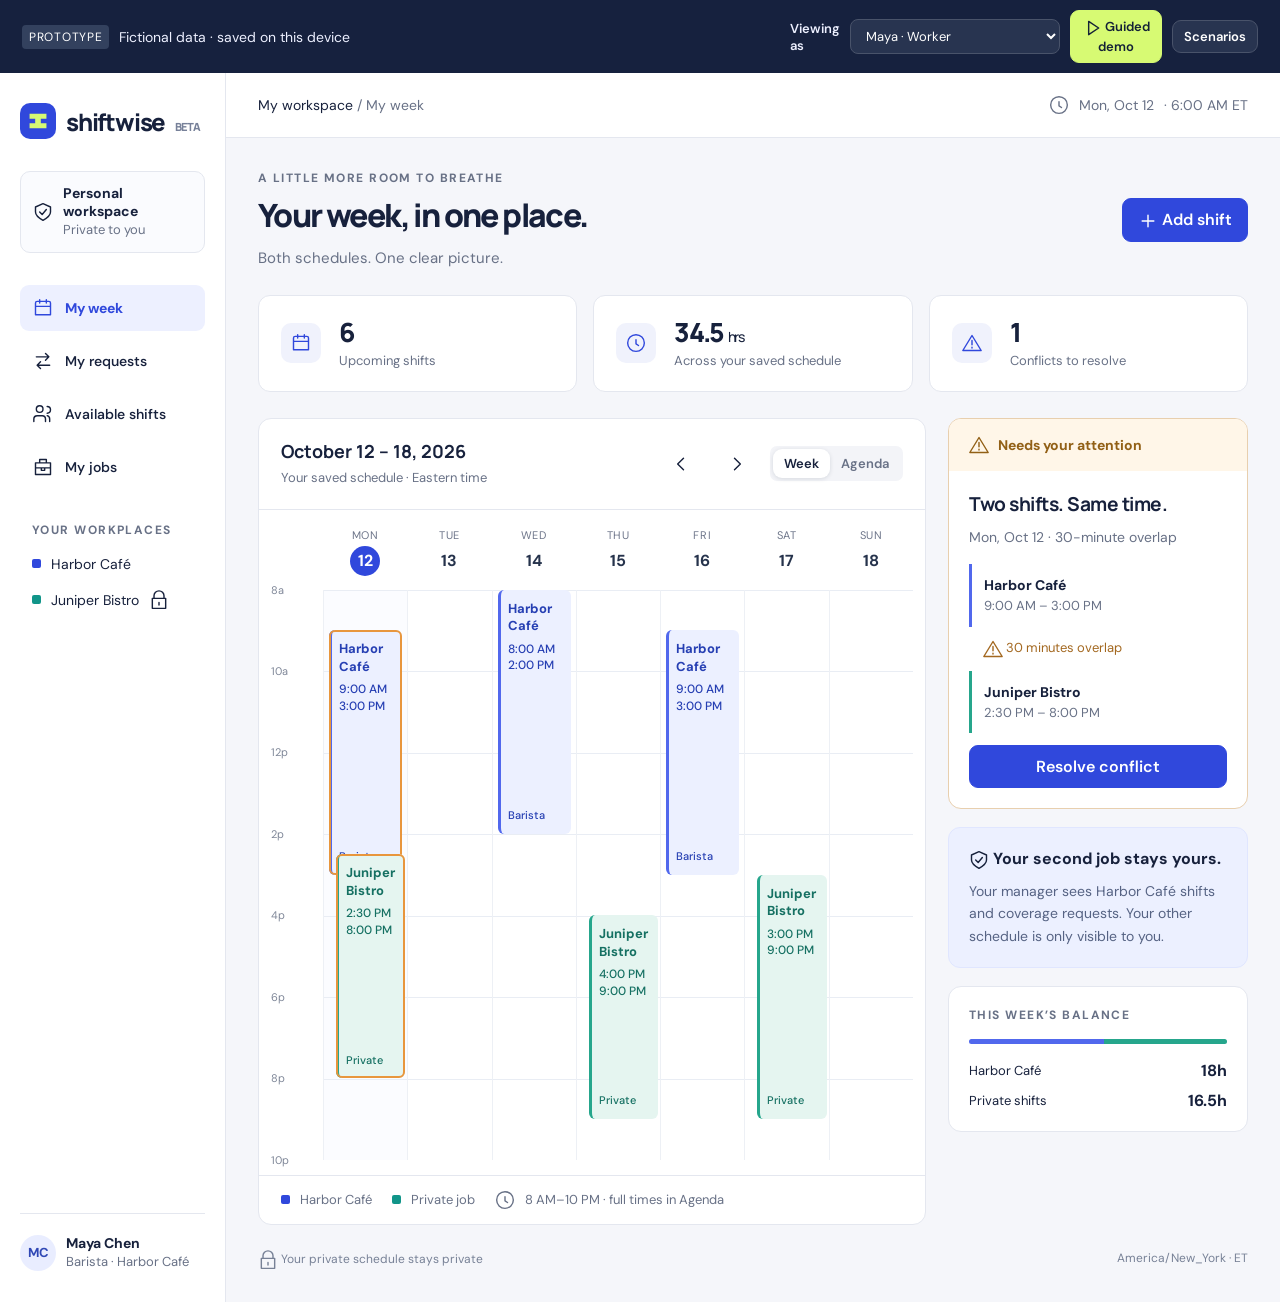
<file: project2/shiftwise/app.html>
<!doctype html><html lang="en"><head><meta charset="UTF-8"><meta name="viewport" content="width=device-width, initial-scale=1"><meta name="description" content="Shiftwise interactive prototype: privately coordinate two jobs and confirm shift coverage."><title>Shiftwise · My working week</title><link rel="icon" href="favicon.svg" type="image/svg+xml"><link rel="stylesheet" href="style.css"></head><body><div id="app"></div><dialog id="dialog"></dialog><div id="toast" role="status" aria-live="polite"></div><script type="module" src="app.mjs"></script></body></html>
</file>
<file: style.css>
:root {
  color-scheme: light;
  --ink: #101117;
  --muted: #686b78;
  --paper: #f6f7ff;
  --white: #fff;
  --line: #e0e3ee;
  --lavender: #eaf0ff;
  --blue: #dce8ff;
  --mint: #e8fff6;
  --green: #00a95c;
  --green-soft: #c8f5dc;
  --coral: #ed3f48;
  --coral-soft: #fff0ed;
  --violet: #5b4cff;
  --dark: #0e1622;
  --radius: 22px;
}

* { box-sizing: border-box; }
html { scroll-behavior: smooth; }
body { margin: 0; background: var(--paper); color: var(--ink); font-family: -apple-system, BlinkMacSystemFont, "Segoe UI", Arial, sans-serif; line-height: 1.5; }
a { color: inherit; }
button { font: inherit; cursor: pointer; }
a:focus-visible, button:focus-visible { outline: 3px solid var(--violet); outline-offset: 3px; }
[hidden] { display: none !important; }
body.gate-active { min-height: 100svh; overflow: hidden; }
body.gate-active > .site-header, body.gate-active > main, body.gate-active > .footer, body.gate-active > .skip-link { display: none; }
.project-gate { display: grid; place-items: center; min-height: 100svh; background: var(--paper); }
.gate-actions { display: flex; flex-wrap: wrap; justify-content: center; align-items: center; gap: 16px; padding: 24px; }
.gate-button { text-decoration: none; display: inline-flex; align-items: center; gap: 12px; padding: 14px 20px; border: 1px solid var(--violet); border-radius: 999px; background: #fff; color: var(--ink); box-shadow: 0 9px 22px rgba(91, 76, 255, .12); font-size: 14px; font-weight: 800; }
.gate-button:hover { background: var(--lavender); transform: translateY(-1px); }
.gate-button span { color: var(--green); font-size: 18px; line-height: 1; }
main:focus { outline: none; }
.skip-link { position: absolute; top: -100px; left: 16px; z-index: 20; padding: 10px 14px; background: var(--white); border-radius: 8px; }
.skip-link:focus { top: 12px; }
.shell { width: min(1240px, calc(100% - 64px)); margin-inline: auto; }

.site-header { position: sticky; top: 0; z-index: 10; border-bottom: 1px solid rgba(89, 76, 255, .12); background: rgba(246, 247, 255, .9); backdrop-filter: blur(18px); }
.nav { display: flex; align-items: center; justify-content: space-between; min-height: 68px; gap: 24px; }
.brand { display: inline-flex; align-items: center; gap: 11px; text-decoration: none; font-size: 15px; font-weight: 800; white-space: nowrap; }
.brand small { display: block; margin-top: 1px; color: var(--muted); font-size: 10px; font-weight: 600; letter-spacing: .09em; text-transform: uppercase; }
.brand-mark { display: grid; place-items: center; width: 30px; height: 30px; border-radius: 8px; background: var(--violet); color: #fff; font-size: 18px; }
.nav-links { display: flex; gap: 27px; }
.nav-links a, .nav-cta { color: #565968; font-size: 13px; text-decoration: none; }
.nav-links a:hover, .nav-links a.is-current, .nav-cta:hover { color: var(--ink); }
.nav-links a.is-current { font-weight: 800; }
.nav-cta { padding: 8px 12px; border: 1px solid #cdd2e4; border-radius: 999px; color: var(--ink); font-weight: 700; }

.hero { min-height: 690px; padding-top: 38px; }
.hero-rule { display: flex; justify-content: space-between; height: 9px; margin-bottom: 61px; border-top: 1px solid var(--violet); }
.hero-rule span { width: 8px; height: 8px; margin-top: -4px; border: 1px solid var(--violet); background: var(--paper); }
.hero-eyebrow, .section-number, .card-meta, .focus-label, .agent-id, .quote-tag, .pain-kicker, .footer-links span { font-size: 11px; font-weight: 800; letter-spacing: .12em; text-transform: uppercase; }
.hero-eyebrow { display: inline-flex; align-items: center; gap: 8px; padding: 7px 13px; border: 1px solid var(--green-soft); border-radius: 999px; color: var(--green); background: rgba(255,255,255,.64); }
.hero-eyebrow i { width: 6px; height: 6px; border-radius: 50%; background: var(--green); }
.hero-layout { display: grid; grid-template-columns: minmax(0, 1.45fr) minmax(260px, .55fr); gap: 55px; align-items: end; margin-top: 29px; }
.hero h1 { margin: 0; font-size: clamp(4.4rem, 10vw, 9.8rem); letter-spacing: -.085em; line-height: .86; font-weight: 760; }
.hero h1 em { color: var(--green); font-style: normal; }
.hero-copy { max-width: 335px; padding-bottom: 10px; }
.hero-copy p { margin: 0 0 23px; color: #5b5e6b; font-size: 18px; line-height: 1.42; }
.arrow-link { font-weight: 800; text-decoration: none; border-bottom: 1px solid currentColor; padding-bottom: 4px; }
.arrow-link span { margin-left: 9px; }
.hero-chips { display: flex; flex-wrap: wrap; gap: 10px; margin-top: 60px; }
.hero-chips span, .step-pill { padding: 8px 13px; border: 1px solid #d9ddea; border-radius: 999px; background: #fff; color: #646775; font-size: 12px; }
.hero-chips span::before { content: "×"; margin-right: 7px; color: var(--green); font-weight: 800; }

.section { padding-top: 126px; scroll-margin-top: 82px; }
.section-heading { display: flex; align-items: end; justify-content: space-between; gap: 44px; margin-bottom: 38px; }
.section-heading > div { max-width: 780px; }
.section-number { color: #737785; }
.section-number.green { color: var(--green); }
.section-number.coral { color: var(--coral); }
.section-heading h2 { margin: 15px 0 0; font-size: clamp(2.8rem, 5.3vw, 5.7rem); letter-spacing: -.067em; line-height: .98; font-weight: 750; }
.section-heading > p { max-width: 360px; margin: 0 0 6px; color: var(--muted); font-size: 16px; line-height: 1.45; }
.compact-heading { margin-bottom: 31px; }

.research-heading { display: block; margin-bottom: 31px; }
.research-heading > div { max-width: none; }
.process-step-label { display: inline-flex; align-items: center; gap: 11px; }
.process-step-label b { color: var(--green); }
.process-step-label i { display: inline-block; width: 44px; height: 1px; background: var(--green-soft); }
.process-step-label > span { color: #686b78; letter-spacing: .08em; }
.research-heading h2 { max-width: 980px; margin-top: 13px; font-size: clamp(2.65rem, 5.4vw, 5.2rem); }
.research-intro { max-width: 760px; margin: 9px 0 0; color: var(--muted); font-size: 17px; line-height: 1.45; }

.process-grid { display: grid; grid-template-columns: 1fr 1fr; gap: 18px; }
.process-card { display: flex; min-height: 244px; flex-direction: column; padding: 25px 27px 24px; border: 1px solid var(--line); border-radius: var(--radius); background: #fff; }
.process-card--mint { background: var(--mint); border-color: #c7eddd; }
.card-meta { display: flex; align-items: center; justify-content: space-between; gap: 15px; color: #6c6e79; }
.step-pill { border-color: var(--green-soft); color: var(--green); font-size: 10px; }
.process-card h3 { margin: 25px 0 10px; font-size: 23px; letter-spacing: -.045em; line-height: 1.05; }
.process-card p { margin: 0; color: #5c5e68; font-size: 15px; line-height: 1.4; }
.process-card > strong { display: block; margin-top: auto; padding-top: 25px; color: var(--green); font-size: 13px; letter-spacing: .02em; }
.process-quote { color: #515461; font-style: italic; }
.strategy-card { min-height: 252px; }
.strategy-card .card-meta { justify-content: flex-start; }
.strategy-card .step-pill { white-space: normal; }
.step-pill--dark { border-color: #dfe3ef; color: var(--ink); }
.mini-note { display: grid; grid-template-columns: 1fr 1fr; gap: 6px 12px; margin: 16px 0 12px; padding: 11px 13px; border: 1px solid #dfe5f5; border-radius: 13px; background: #fff; color: #666978; font-size: 12px; }
.strategy-quote { display: block; line-height: 1.45; }
.mini-note--blue { grid-template-columns: 1fr auto; align-items: center; background: var(--blue); border-color: #cbdafa; }
.scope-note .scope-old { color: #666978; text-decoration: line-through; }
.scope-note strong { color: var(--green); font-size: 12px; }
.scope-note small { grid-column: 1 / -1; color: #666978; font-size: 12px; font-style: italic; }

.focus-section { padding-top: 135px; }
.focus-heading { display: block; margin-bottom: 31px; }
.focus-heading > div { max-width: none; }
.focus-heading h2 { max-width: 1080px; margin-top: 13px; font-size: clamp(2.65rem, 4.5vw, 4.8rem); }
.focus-intro { max-width: 760px; margin-top: 11px; color: var(--muted); font-size: 16px; line-height: 1.45; }
.focus-intro p { margin: 0; }
.focus-intro p:nth-child(2) { color: var(--ink); }
.focus-grid { display: grid; grid-template-columns: repeat(4, 1fr); gap: 17px; }
.focus-card { display: flex; min-height: 320px; flex-direction: column; padding: 22px 21px 20px; border: 1px solid var(--line); border-radius: var(--radius); background: #fff; }
.focus-icon { display: grid; place-items: center; width: 36px; height: 36px; border: 1px solid var(--green-soft); border-radius: 50%; color: var(--green); font-size: 12px; font-weight: 800; }
.focus-label { display: block; margin-top: 22px; color: #777a87; font-size: 10px; }
.focus-card h3 { margin: 9px 0 9px; font-size: 22px; letter-spacing: -.04em; }
.focus-card p { min-height: 112px; margin: 0; color: #5f626f; font-size: 14px; line-height: 1.42; }
.focus-insight { margin-top: auto; padding: 12px; border-radius: 12px; background: var(--lavender); color: #3f4a67; font-size: 12px; line-height: 1.4; }
.focus-insight b { display: block; margin-bottom: 5px; color: #4d566c; font-size: 10px; letter-spacing: .08em; }
.focus-insight span { display: block; font-style: italic; }

.table-section { padding-top: 142px; }
.candidate-table-wrap { overflow-x: auto; border: 1px solid var(--line); border-radius: var(--radius); background: #fff; }
.candidate-table { width: 100%; min-width: 820px; border-collapse: collapse; table-layout: fixed; }
.candidate-table th, .candidate-table td { padding: 18px 20px; border-bottom: 1px solid var(--line); text-align: left; vertical-align: top; font-size: 14px; line-height: 1.42; }
.candidate-table thead th { background: var(--blue); color: #424759; font-size: 11px; font-weight: 800; letter-spacing: .07em; line-height: 1.32; text-transform: uppercase; }
.candidate-table thead th:first-child { width: 22%; }
.candidate-table thead th:not(:first-child) { width: 26%; }
.candidate-table tbody th { color: #505360; font-weight: 700; }
.candidate-table tbody td { color: #5e616e; }
.candidate-table tr:last-child th, .candidate-table tr:last-child td { border-bottom: 0; }
.candidate-table .selected-col { background: #f1fff8; border-left: 1px solid #cfeee0; color: #197248; }

.journey-section { padding-top: 143px; }
.journey-heading { align-items: end; }
.journey-heading h2 { font-size: clamp(2.6rem, 4.8vw, 5.2rem); }
.journey-toggle { display: flex; gap: 4px; padding: 4px; border: 1px solid #dce0eb; border-radius: 999px; background: #fff; white-space: nowrap; }
.journey-toggle button { border: 0; border-radius: 999px; padding: 8px 13px; background: transparent; color: #757886; font-size: 12px; }
.journey-toggle button.is-active { background: var(--green); color: #fff; font-weight: 800; }
.need-statement { max-width: 820px; margin: -7px 0 30px; color: #5f626e; font-size: 16px; }
.need-statement strong { color: var(--ink); }
.journey-list { display: grid; gap: 16px; }
.journey-row { display: grid; grid-template-columns: minmax(145px, .63fr) minmax(260px, 1fr) minmax(260px, 1fr); gap: 13px; align-items: stretch; }
.journey-step, .journey-state { min-height: 161px; padding: 20px 22px; border: 1px solid var(--line); border-radius: 18px; background: #fff; }
.journey-step { background: transparent; border-color: transparent; padding-left: 0; }
.journey-step > span { color: var(--green); font-size: 10px; font-weight: 800; letter-spacing: .12em; }
.journey-step h3 { margin: 10px 0 7px; font-size: 20px; letter-spacing: -.04em; }
.journey-step p { margin: 0; color: #747785; font-size: 13px; line-height: 1.38; }
.journey-state b { display: block; margin-bottom: 16px; color: var(--coral); font-size: 10px; letter-spacing: .08em; }
.journey-state p { margin: 0; color: #50535f; font-size: 14px; line-height: 1.43; }
.journey-state small { display: block; margin-top: 16px; color: var(--coral); font-size: 11px; font-weight: 700; }
.journey-state.to-be { border-color: #bfead4; background: #f5fffa; }
.journey-state.to-be b, .journey-state.to-be small { color: var(--green); }
.journey-section.view-as-is .journey-state.to-be, .journey-section.view-to-be .journey-state.as-is { display: none; }
.journey-section.view-as-is .journey-row, .journey-section.view-to-be .journey-row { grid-template-columns: minmax(145px, .63fr) minmax(260px, 1fr); }

.prototype-section { padding-top: 144px; }
.agent-grid { display: grid; grid-template-columns: repeat(4, 1fr); gap: 17px; }
.agent-card { min-height: 280px; padding: 22px 21px; border: 1px solid var(--line); border-radius: var(--radius); background: #fff; }
.agent-avatar { display: grid; place-items: center; width: 34px; height: 34px; border: 1px dashed var(--green-soft); border-radius: 50%; color: #1d9a69; font-size: 19px; }
.agent-id { display: block; margin-top: 15px; color: var(--green); font-size: 10px; }
.agent-card h3 { margin: 8px 0 4px; font-size: 21px; letter-spacing: -.045em; }
.agent-card b { color: var(--green); font-size: 12px; }
.agent-card p { min-height: 86px; margin: 17px 0 14px; color: #5b5e6a; font-size: 14px; line-height: 1.4; }
.agent-card small { color: #727584; font-size: 11px; }

.hard-section { padding-top: 139px; }
.quote-grid { display: grid; grid-template-columns: repeat(3, 1fr); gap: 17px; }
.quote-grid article { min-height: 210px; padding: 24px 24px 20px; border: 1px solid var(--line); border-radius: var(--radius); background: #fff; }
.quote-tag { color: var(--coral); font-size: 10px; }
.quote-tag.mint { color: var(--green); }
.quote-tag.blue { color: var(--violet); }
.quote-grid h3 { margin: 22px 0 14px; font-size: 20px; letter-spacing: -.04em; line-height: 1.12; }
.quote-grid p { margin: 0; color: #696c79; font-size: 14px; line-height: 1.4; }

.reflection-section { padding-top: 111px; padding-bottom: 145px; }
.pain-panel { padding: 35px 41px 35px; border: 1px solid #24735c; border-radius: var(--radius); background: #111827; color: #fff; box-shadow: 0 15px 30px rgba(14, 22, 34, .12); }
.pain-kicker { display: inline-flex; align-items: center; padding: 7px 13px; border: 1px solid #7a3444; border-radius: 999px; background: #241b2d; color: #ff737d; font-size: 10px; font-weight: 800; letter-spacing: .12em; }
.pain-divider { height: 1px; margin: 14px 0 25px; background: #2c3548; }
.pain-panel h2 { margin: 0 0 3px; font-size: 25px; letter-spacing: -.045em; }
.pain-lead { margin: 0 0 8px; color: #2bd987; font-size: 15px; font-style: italic; line-height: 1.4; }
.pain-sublead { margin: 0 0 25px; color: #b9c1d2; font-size: 13px; line-height: 1.4; }
.pain-grid { display: grid; grid-template-columns: 1fr 1fr; gap: 12px; }
.pain-grid article { display: flex; gap: 13px; padding: 16px 17px; border: 1px solid #334054; border-radius: 13px; background: #202b3c; }
.pain-grid article > span { display: grid; flex: 0 0 27px; place-items: center; width: 27px; height: 27px; border: 1px solid #7a3a49; border-radius: 50%; color: #ff6570; font-size: 17px; font-weight: 800; }
.pain-grid h3 { margin: 0 0 5px; color: #f5f7ff; font-size: 14px; }
.pain-grid p { margin: 0; color: #b9c1d2; font-size: 12px; line-height: 1.35; }
.pain-question { display: flex; gap: 14px; align-items: center; margin-top: 21px; padding: 20px 22px; border: 1px solid #9a3039; border-radius: 13px; background: #26121d; color: #fff; }
.pain-question span { color: #ff6168; font-size: 20px; font-weight: 800; }
.pain-question p { margin: 0; font-size: 13px; font-style: italic; }
.reflection-card { margin-top: 14px; padding: 49px 41px 35px; border: 1px solid #dce1ef; border-radius: var(--radius); background: var(--lavender); }
.reflection-card h2 { max-width: 720px; margin: 0 0 31px; font-size: clamp(1.9rem, 3.4vw, 3.35rem); letter-spacing: -.06em; line-height: 1.04; }
.reflection-columns { display: grid; grid-template-columns: 1fr 1fr; gap: 35px; max-width: 820px; padding-top: 20px; border-top: 1px solid #d2d9ed; }
.reflection-columns > div { display: flex; gap: 10px; }
.reflection-columns span { color: var(--green); font-weight: 900; }
.reflection-columns p { margin: 0; color: #5b5f6d; font-size: 14px; line-height: 1.4; }
.reflection-columns p b { color: var(--ink); }

.footer { padding: 50px 0 65px; background: #e8e9f0; }
.footer-inner { display: flex; justify-content: space-between; gap: 35px; }
.footer strong { font-size: 18px; }
.footer p { max-width: 340px; margin: 8px 0 0; color: #6d7080; font-size: 13px; }
.footer-links { display: flex; flex-direction: column; gap: 7px; font-size: 13px; }
.footer-links span { margin-bottom: 3px; color: #747785; }
.footer-links a { text-underline-offset: 3px; }

@media (max-width: 1000px) {
  .shell { width: min(100% - 46px, 1240px); }
  .hero { min-height: auto; padding-bottom: 80px; }
  .hero-layout { gap: 30px; }
  .focus-grid, .agent-grid { grid-template-columns: repeat(2, 1fr); }
  .journey-row { grid-template-columns: 1fr 1fr; }
  .journey-step { grid-column: 1 / -1; min-height: auto; padding: 0 0 4px; }
  .journey-section.view-as-is .journey-row, .journey-section.view-to-be .journey-row { grid-template-columns: 1fr; }
}

@media (max-width: 720px) {
  .shell { width: calc(100% - 34px); }
  .nav { min-height: 61px; }
  .nav-links { display: none; }
  .nav-cta { font-size: 12px; }
  .hero { padding-top: 27px; }
  .hero-rule { margin-bottom: 42px; }
  .hero-layout, .section-heading { display: block; }
  .hero h1 { font-size: clamp(4.1rem, 18vw, 6.7rem); }
  .hero-copy { max-width: 480px; padding-top: 30px; }
  .hero-copy p { font-size: 17px; }
  .hero-chips { margin-top: 38px; }
  .section { padding-top: 95px; }
  .section-heading h2 { font-size: clamp(2.75rem, 12vw, 4.4rem); }
  .section-heading > p { margin-top: 21px; max-width: 570px; }
  .process-grid, .focus-grid, .agent-grid, .quote-grid, .pain-grid, .reflection-columns { grid-template-columns: 1fr; }
  .process-card { min-height: auto; }
  .focus-card { min-height: auto; }
  .focus-card p { min-height: auto; }
  .table-section { padding-top: 104px; }
  .candidate-table th, .candidate-table td { padding: 14px; font-size: 13px; }
  .journey-section { padding-top: 105px; }
  .journey-toggle { margin-top: 23px; width: fit-content; }
  .journey-row { grid-template-columns: 1fr; }
  .journey-step { grid-column: auto; }
  .journey-state { min-height: auto; }
  .journey-section.view-as-is .journey-row, .journey-section.view-to-be .journey-row { grid-template-columns: 1fr; }
  .pain-panel, .reflection-card { padding: 27px 23px; }
  .pain-panel h2 { font-size: 23px; }
  .reflection-card h2 { font-size: 2rem; }
  .footer-inner { display: block; }
  .footer-links { margin-top: 30px; }
}

@media (prefers-reduced-motion: reduce) {
  html { scroll-behavior: auto; }
}
</file>
<file: project2/style.css>
@import url('https://fonts.googleapis.com/css2?family=DM+Sans:wght@400;500;600;700&family=Manrope:wght@400;500;600;700;800&display=swap');
:root{--paper:#f6f7f3;--ink:#192e29;--green:#176747;--dark:#153e32;--line:#d6ded4;--muted:#5a6b61;--lime:#d8f36a;--white:#fff;--head:'Manrope',Arial,sans-serif;--body:'DM Sans',Arial,sans-serif}*{box-sizing:border-box}html{scroll-behavior:smooth;scroll-padding-top:132px}body{margin:0;background:var(--paper);color:var(--ink);font-family:var(--body);font-size:16px;line-height:1.55}button,input{font:inherit}button,a,input,summary{outline-offset:5px}button{cursor:pointer}a{color:inherit}button{color:inherit}h1,h2,h3,h4,p{margin-top:0}h1,h2,h3{font-family:var(--head);font-weight:500}h1{font-size:clamp(54px,6.7vw,104px);line-height:1.06;letter-spacing:-.064em;margin-bottom:30px}h1 em{font-style:normal;color:var(--green)}h2{font-size:clamp(38px,4.1vw,64px);line-height:1.13;letter-spacing:-.045em;margin-bottom:24px}h3{font-size:26px;line-height:1.25;letter-spacing:-.025em}h4{font-size:17px;margin-bottom:12px}p{margin-bottom:20px}button{border:0;background:none}button:hover,a.pill:hover{filter:brightness(.9)}.topbar{height:86px;padding:0 5%;display:flex;align-items:center;justify-content:space-between;background:var(--paper);border-bottom:1px solid var(--line);position:sticky;top:0;z-index:20}.brand{font-size:23px;font-weight:800;letter-spacing:-.06em;text-decoration:none}.brand span{color:var(--green);margin-left:10px}.project-label,.mini-label,.eyebrow,.card-top,.analogy,.tag{font-size:12px;font-weight:600;letter-spacing:.11em}.header-actions{display:flex;align-items:center;gap:24px}.text-button{padding:6px 0;font-size:14px;border-bottom:1px solid transparent}.text-button:hover{border-color:currentColor}.menu-icon{margin-left:12px}.pill{display:inline-flex;align-items:center;justify-content:center;border-radius:50px;padding:11px 25px;font-size:14px;font-weight:500;text-decoration:none}.dark{background:var(--dark);color:white}.large{padding:16px 28px;font-size:16px}.chapter-nav{position:sticky;top:86px;z-index:19;background:var(--paper);display:flex;justify-content:space-between;padding:0 5%;border-bottom:1px solid var(--line);gap:18px}.chapter-nav a{padding:13px 0;display:flex;gap:12px;font-size:13px;color:var(--muted);text-decoration:none;border-bottom:2px solid transparent;white-space:nowrap}.chapter-nav a.active{border-color:var(--green);color:var(--green);font-weight:700}.chapter{padding:55px 7% 64px;border-bottom:1px solid var(--line);min-height:calc(100vh - 136px);scroll-margin-top:0;max-width:1800px;margin:auto}.eyebrow{display:flex;gap:28px;margin-bottom:48px;color:var(--green)}.eyebrow span{color:var(--muted);font-weight:400}.hero-grid{display:grid;grid-template-columns:1.75fr 1fr;gap:6%;align-items:center}.lead{font-size:21px;line-height:1.55;max-width:650px;color:var(--muted)}.first-card{background:var(--dark);color:#f5f9e7;border-radius:5px;padding:28px 30px;transform:rotate(2deg);box-shadow:10px 14px 0 #e1e8d9}.card-top{display:flex;justify-content:space-between;gap:12px}.experience{margin:28px 0 12px}.experience>span{font-size:14px;color:#c1d7cd}.experience strong{display:block;font-family:var(--head);font-size:70px;line-height:1.2;font-weight:400;letter-spacing:-.06em}.experience small{font-size:25px;letter-spacing:0}.divider{height:1px;background:#577569;margin:20px 0}.card-question{font-family:var(--head);font-size:32px;line-height:1.25;letter-spacing:-.03em}.evidence-tags{display:flex;gap:7px;flex-wrap:wrap}.evidence-tags span{border:1px solid #6c887a;border-radius:30px;padding:5px 10px;font-size:12px}.card-bottom{margin-top:24px;color:var(--lime);font-size:13px}.goal-row{display:grid;grid-template-columns:1fr 1.35fr 1fr;gap:40px;margin-top:70px;padding-top:25px;border-top:1px solid var(--line)}.goal-row p{margin:8px 0;font-size:16px}.mini-label{color:var(--muted)}.section-heading{display:flex;justify-content:space-between;align-items:end;gap:50px;margin-bottom:30px}.section-heading h2{max-width:760px;margin:0}.section-heading>p{max-width:380px;color:var(--muted);margin:0 0 5px}.approach-grid{display:grid;grid-template-columns:repeat(4,1fr);gap:16px}.approach{border:1px solid var(--line);padding:25px 22px;border-radius:4px;position:relative}.approach-num{display:block;font-family:var(--head);font-size:48px;letter-spacing:-.06em;color:#658073;margin-bottom:35px}.approach h3{font-size:24px}.approach>p{font-size:16px}.approach .small,.small{font-size:14px;line-height:1.6}.highlight{background:#e8efdd;border-color:#aabf93}.route-label{display:block;border-top:1px solid #b7c99f;margin-top:20px;padding-top:14px;font-size:11px;font-weight:700;letter-spacing:.06em}.analogy{display:flex;flex-wrap:wrap;align-items:center;gap:8px;min-height:62px;padding:16px 0;border-top:1px solid var(--line);border-bottom:1px solid var(--line);margin:28px 0 24px;font-size:10px}.analogy span{font-size:20px;color:var(--green)}details{font-size:14px;color:var(--muted)}summary{cursor:pointer;font-weight:500}details p{margin:14px 0}.table-tools{display:flex;justify-content:space-between;gap:20px;margin:30px 0 18px}.filters{display:flex;gap:6px;flex-wrap:wrap}.filters button{padding:10px 15px;border:1px solid var(--line);border-radius:30px;font-size:14px}.filters button.active{background:var(--dark);border-color:var(--dark);color:white}input{border:1px solid var(--line);background:transparent;border-radius:30px;padding:11px 18px;width:215px}.table-wrap{max-height:445px;overflow:auto;border:1px solid var(--line);border-radius:4px}table{border-collapse:collapse;width:100%;font-size:14px;text-align:left}th{position:sticky;top:0;background:#e8eee4;font-size:12px;letter-spacing:.04em;font-weight:500;z-index:1}td,th{padding:17px 18px;border-bottom:1px solid var(--line)}td:first-child{font-family:var(--head);font-size:18px;color:var(--muted);width:7%}td:nth-child(2){width:45%}td button{text-align:left;padding:0;font-weight:500;font-size:16px}td button:hover{text-decoration:underline}tbody tr:hover{background:#edf1e8}.selected-row{background:#e0edbd}.selected-row td:first-child{color:var(--green);font-weight:800}.chosen{font-size:10px;background:var(--dark);color:white;padding:4px 7px;margin-left:10px;border-radius:3px;white-space:nowrap}.score{display:flex;align-items:center;gap:12px}.score i{width:65px;height:5px;background:#e1e6dc}.score i span{display:block;height:100%;background:#6f8b66}.table-footer{display:flex;justify-content:space-between;font-size:12px;color:var(--muted);margin:14px 0}.footnote{font-size:13px;color:var(--muted);max-width:950px}.selection{background:var(--dark);color:#f8fbf0;max-width:none}.selection .eyebrow,.selection .lead{color:#d8f36a}.selection .eyebrow span{color:#b6c8bd}.selection-grid{display:grid;grid-template-columns:1.1fr 1fr;gap:7%}.tag{display:inline-block;border:1px solid currentColor;border-radius:30px;padding:7px 12px;font-size:11px;margin-bottom:24px}.selection h2{font-size:clamp(40px,4vw,62px)}.rank-stats{display:flex;gap:45px;margin:25px 0}.rank-stats strong{display:block;font-family:var(--head);font-size:66px;letter-spacing:-.06em;line-height:1.2;font-weight:500}.rank-stats strong small{font-size:24px;letter-spacing:0;color:#adc5b8}.rank-stats span{font-size:13px;color:#c0d4c7}.selection .small{max-width:550px;color:#bfcec5}.business-card{padding:28px 30px;background:#234c3f;border:1px solid #527362;border-radius:5px}.price>span{font-size:12px;letter-spacing:.1em;color:#d8f36a}.price strong{display:block;font-family:var(--head);font-size:56px;letter-spacing:-.05em;font-weight:500}.price small{font-family:var(--body);font-size:14px;letter-spacing:0;margin-left:10px;color:#d4e1d6}dl{margin:15px 0 0}dl>div{border-top:1px solid var(--line);padding:15px 0;display:grid;grid-template-columns:120px 1fr;gap:15px}dt{font-size:13px;color:var(--muted)}dd{font-size:15px;margin:0}.business-card dl>div{border-color:#577365}.business-card dt{color:#bfd0c5}.scoring{border-top:1px solid #527362;margin-top:35px;padding-top:20px;color:#d1e2d2}.weight-grid{display:grid;grid-template-columns:repeat(6,1fr);gap:15px;margin:25px 0}.weight-grid b{font-size:28px;display:block;color:var(--lime)}.weight-grid span{display:block;font-size:13px}.research-tabs{display:flex;border-bottom:1px solid var(--line);margin:30px 0;gap:35px}.research-tabs button{padding:13px 0;font-size:15px;border-bottom:2px solid transparent}.research-tabs button[aria-selected=true]{border-color:var(--green);color:var(--green);font-weight:700}.competitors{display:grid;grid-template-columns:repeat(3,1fr);gap:30px}.competitors article{padding:22px 0}.competitors h3{font-size:30px;margin:14px 0}.competitors p{font-size:16px;max-width:360px;color:var(--muted)}.competitors a{font-size:13px}.finding{background:#e5edde;border-radius:4px;padding:30px 35px;display:grid;grid-template-columns:1fr 1fr;gap:10px 45px;margin:20px 0}.finding .tag{grid-column:1/-1;justify-self:start;margin-bottom:12px}.finding h3{font-size:30px;margin:0}.finding p{margin:0;align-self:center;font-size:16px}.policy{padding:16px 0}.research-note{font-size:14px;color:var(--muted);max-width:930px}.gap-layout{display:grid;grid-template-columns:.9fr 1.4fr;gap:35px}.gap-option{display:flex;text-align:left;width:100%;align-items:center;gap:18px;border-bottom:1px solid var(--line);padding:20px 16px}.gap-option b{font-family:var(--head);font-size:23px;font-weight:500}.gap-option span{font-size:17px}.gap-option[aria-pressed=true]{background:var(--dark);color:white;border-radius:4px}.gap-detail{padding:32px;background:#e5edde;border-radius:4px}.gap-detail h3{font-size:28px;margin-bottom:25px}.gap-detail h4{font-size:12px;letter-spacing:.1em;text-transform:uppercase;margin:18px 0 7px}.gap-detail p{font-size:16px;margin-bottom:12px}.gap-detail .priority{font-size:12px;color:var(--green);letter-spacing:.05em;margin-bottom:15px}.direction-grid{display:grid;grid-template-columns:1fr 1fr;gap:60px}.direction-title{font-size:35px}.direction-grid p{font-size:16px;color:var(--muted)}.sample{padding:25px 28px;border:1px solid var(--line);background:white;border-radius:5px}.sample .card-top{font-size:10px;color:var(--muted);margin-bottom:22px}.takeaway{padding:20px 25px;margin-top:30px;background:#e0edbd;font-size:19px;border-radius:4px}.research-bottom{display:flex;justify-content:space-between;gap:25px;margin-top:32px;border-top:1px solid var(--line);padding-top:20px;font-size:12px;color:var(--muted);align-items:center}.next{background:#e8eedf}.next h2{font-size:clamp(50px,6vw,85px)}.upcoming{display:grid;grid-template-columns:repeat(3,1fr);gap:30px;margin:50px 0 70px}.upcoming article{border-top:1px solid #afc19e;padding-top:22px}.upcoming span{font-size:12px;color:var(--muted)}.upcoming h3{margin:25px 0 15px;font-size:28px}.upcoming p{color:var(--muted);font-size:14px}.end-note{border-top:1px solid #afc19e;padding-top:25px;display:flex;justify-content:space-between;align-items:center;gap:25px;font-size:13px}.end-note b{font-size:22px;letter-spacing:-.05em}dialog{width:min(760px,90vw);max-height:88vh;overflow:auto;border:1px solid var(--line);border-radius:10px;padding:35px;background:var(--paper);color:var(--ink);box-shadow:0 20px 100px #0003}dialog::backdrop{background:#0b291cb8;backdrop-filter:blur(5px)}.dialog-top{display:flex;justify-content:space-between;align-items:center;margin-bottom:25px}.close-dialog{font-size:23px;padding:2px 10px}.agenda-list{display:grid;gap:0}.agenda-list a{padding:16px 0;border-top:1px solid var(--line);text-decoration:none;font-size:19px;display:block}.agenda-list a>span{display:inline-block;font-size:11px;letter-spacing:.05em;min-width:180px;color:var(--muted)}.agenda-list small{font-size:11px;margin-left:10px;color:var(--muted)}dialog h2{font-size:36px}dialog h3{font-size:29px}dialog dl>div{grid-template-columns:140px 1fr}.sources-list{padding-left:22px}.sources-list li{margin:17px 0}.sources-list p{font-size:14px;color:var(--muted);margin:5px 0}.sr-only{position:absolute;width:1px;height:1px;padding:0;margin:-1px;overflow:hidden;clip:rect(0,0,0,0);white-space:nowrap;border:0}[hidden]{display:none!important}.presenting .chapter{display:none;min-height:calc(100vh - 130px);padding-bottom:105px}.presenting .chapter.current{display:block}.present-controls{position:fixed;bottom:18px;left:50%;transform:translateX(-50%);z-index:30;background:#173e33;color:white;display:flex;align-items:center;gap:25px;padding:8px 12px;border:1px solid #64806c;border-radius:40px;box-shadow:0 5px 22px #0003;font-size:13px;white-space:nowrap}.present-controls button{padding:8px 14px;color:white}.present-controls button:disabled{opacity:.4;cursor:default}
@media(min-width:1550px){.chapter{padding-left:9%;padding-right:9%}.hero-grid{gap:9%}}@media(max-width:1100px){.chapter{padding:40px 5% 60px}.approach-grid{grid-template-columns:repeat(2,1fr)}h1{font-size:68px}.hero-grid{grid-template-columns:1.4fr 1fr;gap:35px}.first-card{padding:22px}.card-question{font-size:28px}.chapter-nav a{gap:7px;font-size:12px}.project-label{display:none}.section-heading{align-items:start}.selection-grid{gap:30px}.business-card{padding:22px}.price small{display:block;margin:0}.research-tabs{gap:25px}.direction-grid{gap:25px}}
@media(max-width:760px){html{scroll-padding-top:120px}.topbar{height:70px;padding:0 5%}.brand{font-size:20px}.header-actions{gap:16px}.pill{padding:9px 18px}.chapter-nav{top:70px;overflow-x:auto;justify-content:flex-start;gap:25px}.chapter-nav a{font-size:12px}.chapter{min-height:0;padding:35px 6% 48px}.eyebrow{margin-bottom:32px;gap:15px;font-size:10px;flex-wrap:wrap}.hero-grid,.selection-grid,.direction-grid,.gap-layout{grid-template-columns:1fr}.hero-grid{gap:42px}h1{font-size:clamp(50px,9.5vw,70px)}.lead{font-size:19px}.first-card{transform:rotate(1deg);max-width:480px;padding:27px}.experience{margin-top:25px}.card-question br{display:none}.evidence-tags span{font-size:12px}.goal-row{grid-template-columns:1fr;gap:20px;margin-top:50px}.goal-row p{font-size:16px}.section-heading{display:block}.section-heading>p{margin:20px 0 0;max-width:none}.approach-grid{grid-template-columns:1fr}.approach-num{margin-bottom:20px}.approach{padding:25px}.analogy{min-height:0;font-size:12px}.table-tools{flex-direction:column}.filters button{padding:9px 12px;font-size:12px}input{width:100%}.table-wrap{max-height:440px}table{min-width:690px}.table-footer{display:block;line-height:1.8}.table-footer span{display:block}.selection-grid{gap:25px}.selection h2{font-size:40px}.rank-stats strong{font-size:62px}.business-card{padding:25px}.price small{display:inline;font-size:13px}.weight-grid{grid-template-columns:repeat(3,1fr)}.research-tabs{gap:18px;overflow:auto}.research-tabs button{min-width:140px;text-align:left;font-size:14px}.competitors{grid-template-columns:1fr;gap:0}.competitors article{border-bottom:1px solid var(--line)}.finding{grid-template-columns:1fr;padding:25px;gap:20px}.finding h3{font-size:27px}.finding h3 br{display:none}.gap-layout{gap:20px}.gap-option{padding:14px}.gap-option span{font-size:15px}.gap-detail{padding:25px}.research-bottom{display:block}.research-bottom button{margin-top:12px}.upcoming{grid-template-columns:1fr;gap:25px;margin:35px 0 50px}.upcoming h3{margin:15px 0}.end-note{align-items:start;flex-direction:column;gap:15px}.next h2{font-size:52px}dialog{padding:25px}.agenda-list a>span{display:block;margin-bottom:5px}.agenda-list a{font-size:18px}dialog dl>div,.sample dl>div{grid-template-columns:1fr;gap:4px}.present-controls{gap:15px}.direction-title{font-size:30px}}
@media(prefers-reduced-motion:reduce){html{scroll-behavior:auto}*{transition:none!important}}@media print{.topbar,.chapter-nav,.header-actions,.present-controls,.table-tools,dialog{display:none!important}.chapter,.presenting .chapter{display:block!important;break-before:page;min-height:0;padding:30px 0}.chapter:first-child{break-before:auto}body,.selection,.next{background:white;color:#192e29}.selection *{color:#192e29!important}.business-card{background:white}.table-wrap{max-height:none;overflow:visible}th{position:static}.research [role=tabpanel]{display:block!important;margin-bottom:35px}.research-tabs{display:none}.first-card{-webkit-print-color-adjust:exact;print-color-adjust:exact}.gap-layout{display:block}.gap-option{display:none}.goal-row{margin-top:35px}}
/* Expanded worker research */
.landscape-label{font-size:12px;letter-spacing:.1em;color:var(--green);border-bottom:1px solid var(--line);padding:14px 0 10px;margin-top:15px}.research-tabs{gap:24px;flex-wrap:wrap}.journey-strip{display:grid;grid-template-columns:repeat(3,1fr);gap:25px;border-bottom:1px solid var(--line);padding:5px 0 25px;margin-bottom:30px}.journey-strip span{display:block;font-size:12px;color:var(--green);letter-spacing:.06em;margin-bottom:10px}.journey-strip b{display:block;font-family:var(--head);font-size:23px;letter-spacing:-.025em;margin-bottom:10px}.journey-strip p{font-size:15px;color:var(--muted);margin:0}.week-intro{display:grid;grid-template-columns:1fr 1fr;gap:45px;align-items:center}.week-intro h3{font-size:32px}.week-intro p{font-size:14px;color:var(--muted)}.scenario-controls{background:#e5edde;padding:25px;border-radius:5px}.scenario-controls label{display:block;font-size:16px;font-weight:600;margin-bottom:12px}.scenario-controls select{font:inherit;font-size:14px;color:var(--ink);background:var(--paper);border:1px solid #acbba7;border-radius:6px;padding:12px;width:100%;white-space:normal}.scenario-controls p{margin:14px 0 0}.week-calendar{display:grid;grid-template-columns:repeat(5,1fr);gap:12px;margin:22px 0}.week-calendar>article{border:1px solid var(--line);border-radius:5px;padding:14px;min-height:180px}.week-calendar>article>span{font-size:12px;letter-spacing:.06em;color:var(--muted)}.week-calendar article>div{padding:12px;margin-top:12px;border-radius:4px}.job-a{background:#dfeccf}.job-b{background:#f3e0c3}.personal-time{background:#eaece6}.week-calendar b,.week-calendar div span,.week-calendar small{display:block}.week-calendar b{font-size:15px;margin-bottom:8px}.week-calendar div span{font-size:14px}.week-calendar small{font-size:12px;color:var(--muted);margin-top:6px}.proposed{border:1px dashed #986322}.schedule-feedback{background:#e5edde;border-radius:4px;padding:15px 20px;font-size:15px}.schedule-feedback.conflict{background:#f4e2c6;color:#714613}.pay-heading{display:flex;justify-content:space-between;align-items:center;gap:15px;margin:35px 0 15px}.pay-heading h3{margin:0}.pay-grid{display:grid;grid-template-columns:1fr 1fr;gap:25px}.pay-grid article{padding:25px;background:white;border:1px solid var(--line);border-radius:5px}.pay-employer{display:flex;justify-content:space-between;gap:10px;align-items:center}.pay-employer b{font-family:var(--head);font-size:24px;font-weight:500}.pay-employer span{font-size:12px;color:var(--muted)}.pay-status{font-size:14px;background:#e5edde;padding:12px;border-radius:4px}.pay-status.pending{background:#f4ead7}.research .policy li{margin:12px 0}.research .gap-option{padding-top:16px;padding-bottom:16px}
@media(max-width:1000px){.week-calendar{grid-template-columns:repeat(3,1fr)}.research-tabs{gap:15px}.research-tabs button{font-size:14px}.pay-employer{align-items:start;flex-direction:column}}
@media(max-width:760px){.research-tabs{flex-wrap:nowrap}.journey-strip,.week-intro,.pay-grid{grid-template-columns:1fr}.journey-strip{gap:25px}.week-intro{gap:10px}.week-calendar{grid-template-columns:repeat(2,1fr)}.week-calendar>article{min-height:0}.pay-heading{align-items:start;flex-direction:column}.pay-grid dl>div{grid-template-columns:1fr;gap:4px}.research .gap-option span{font-size:15px}}
/* From discovery into the Shiftwise prototype */
.chapter-nav{overflow-x:auto;gap:20px}.chapter-nav a{gap:8px}.anchor-alias{display:block;scroll-margin-top:150px}.challenge-chapter{background:#e8eedf}.challenge-intro{display:flex;gap:40px;align-items:start}.challenge-intro .tag{flex-shrink:0;font-size:10px}.challenge-intro p{max-width:740px;color:var(--muted);font-size:16px}.hmw{padding:32px 0 34px}.hmw h2{max-width:1120px;font-size:clamp(35px,4.5vw,65px);margin:18px 0;line-height:1.2}.hmw em{font-style:normal;color:var(--green)}.challenge-grid{display:grid;grid-template-columns:repeat(3,1fr);gap:35px;border-top:1px solid #afc19e;padding-top:26px}.challenge-grid h3{font-size:25px;margin:18px 0}.challenge-grid p{font-size:16px;color:var(--muted)}.scope-grid{display:grid;grid-template-columns:1fr 1fr;gap:45px;border-top:1px solid #afc19e;margin-top:15px;padding-top:25px}.scope-grid p{margin-top:12px;font-size:16px;line-height:1.7}.scope-grid .small{font-size:14px;color:var(--muted)}.validation-notes{padding:20px 0;border-top:1px solid var(--line);margin-top:25px;font-size:15px}.validation-notes summary{font-size:16px;color:var(--ink)}.validation-grid{display:grid;grid-template-columns:repeat(3,1fr);gap:25px;margin-top:24px}.validation-grid b{font-size:21px;color:var(--green)}.source-line{font-size:12px;color:var(--muted);margin:25px 0 0}.concept-heading{display:grid;grid-template-columns:1.5fr 1fr;gap:55px;align-items:end;margin-bottom:30px}.concept-heading h2{margin-bottom:0}.concept-heading .lead{margin-bottom:5px}.feature-grid{display:grid;grid-template-columns:repeat(3,1fr);gap:18px}.feature-grid article{padding:25px;border:1px solid var(--line);border-radius:5px;display:flex;flex-direction:column}.feature-index{font-family:var(--head);font-size:34px;color:var(--green);margin-bottom:28px}.feature-grid h3{font-size:24px}.feature-grid p{font-size:16px;color:var(--muted)}.feature-value{display:block;border-top:1px solid var(--line);padding-top:14px;margin-top:auto;font-size:12px;color:var(--green);font-weight:600}.privacy-composition{display:grid;grid-template-columns:1fr 1.5fr;margin-top:30px;border-radius:5px;overflow:hidden}.privacy-composition>div{padding:30px 35px}.private-view{background:var(--dark);color:white}.private-view .mini-label{color:var(--lime)}.workplace-view{background:#e5edde}.privacy-composition h3{margin:15px 0;font-size:30px}.privacy-composition p{margin:0;max-width:510px;font-size:16px}.concept-rule{border-left:3px solid var(--green);padding:8px 0 8px 24px;margin-top:30px}.concept-rule b{font-size:21px}.concept-rule p{margin:8px 0 0;color:var(--muted)}.how-chapter{background:#f1f4ec}.demo-launch{display:flex;justify-content:space-between;align-items:center;gap:35px;border:1px solid #b5c49f;padding:25px 30px;border-radius:5px;background:#e0edbd;margin-bottom:30px}.demo-launch h3{margin:10px 0;font-size:28px}.demo-launch p{font-size:14px;margin:0;max-width:680px}.demo-launch a{flex-shrink:0}.walkthrough-layout{display:grid;grid-template-columns:.75fr 1.45fr;gap:28px}.walkthrough-steps{display:flex;flex-direction:column;gap:8px}.walkthrough-step{display:flex;align-items:center;gap:15px;text-align:left;border:1px solid var(--line);padding:18px;border-radius:4px}.walkthrough-step[aria-pressed=true]{background:var(--dark);color:white;border-color:var(--dark)}.walkthrough-step>span{font-size:22px;font-family:var(--head)}.walkthrough-step b{font-size:16px;font-weight:500;display:block}.walkthrough-step small{font-size:12px;opacity:.8;display:block;margin-top:3px}.walkthrough-detail{border:1px solid var(--line);padding:30px;background:white;border-radius:5px;min-height:400px}.walkthrough-detail h3{font-size:31px;margin:15px 0}.walkthrough-detail>p{font-size:17px;max-width:710px}.scene-pair{display:grid;grid-template-columns:1fr 1fr;gap:15px;margin:25px 0}.scene-pair>div{background:#e5edde;padding:20px;border-radius:4px}.scene-pair>div:last-child{background:#f4ead7}.scene-pair b{display:block;font-family:var(--head);font-size:21px;margin-bottom:5px}.scene-pair span{display:block;font-size:15px}.scene-pair small{display:block;font-size:12px;color:var(--muted);margin-top:12px}.scene-note{padding:18px 20px;background:#f1f4ec;border-left:3px solid var(--green);font-size:15px;margin:24px 0}.walkthrough-detail .scene-privacy{font-size:14px;color:var(--muted);border-top:1px solid var(--line);padding-top:15px;margin-bottom:0}.scene-status{display:inline-block;padding:7px 13px;border-radius:30px;background:#e0edbd;font-size:13px;font-weight:600}.responsibility-band{display:grid;grid-template-columns:repeat(3,1fr);gap:8px 20px;background:var(--dark);color:#fff;padding:22px 28px;border-radius:4px;margin-top:28px}.responsibility-band span{font-size:11px;letter-spacing:.07em;color:var(--lime);grid-row:1}.responsibility-band b{font-size:16px;font-weight:500;grid-row:2}.recovery-grid{display:grid;grid-template-columns:1fr 1fr;gap:20px 35px;margin-top:25px}.recovery-grid h4{margin-bottom:8px}.recovery-grid p{margin:0}.how-chapter .end-note{margin-top:45px}
@media(max-width:1100px){.challenge-intro{display:block}.feature-grid{grid-template-columns:repeat(2,1fr)}.concept-heading{gap:30px}.walkthrough-layout{grid-template-columns:.8fr 1.2fr}.scene-pair{grid-template-columns:1fr}.walkthrough-detail{padding:25px}.demo-launch{align-items:start;flex-direction:column}}
@media(max-width:760px){.challenge-intro .tag{font-size:10px}.hmw{padding-top:15px}.challenge-grid,.scope-grid,.concept-heading,.feature-grid,.privacy-composition,.walkthrough-layout,.validation-grid,.recovery-grid{grid-template-columns:1fr}.challenge-grid{gap:20px}.scope-grid{gap:20px}.concept-heading{gap:24px}.feature-index{margin-bottom:15px}.privacy-composition>div{padding:25px}.demo-launch{padding:24px;gap:20px}.walkthrough-detail h3{font-size:27px}.walkthrough-steps{display:grid;grid-template-columns:1fr 1fr}.walkthrough-step{padding:13px;gap:10px}.walkthrough-step b{font-size:14px}.walkthrough-step small{font-size:11px}.responsibility-band{display:flex;flex-direction:column;gap:6px;padding:24px}.responsibility-band b{margin-bottom:16px}.responsibility-band b:last-child{margin-bottom:0}.how-chapter .end-note b{font-size:21px}.validation-grid{gap:10px}}
@media print{.walkthrough-steps{display:none}.walkthrough-layout{display:block}.demo-launch a::after{content:' (opens live prototype)';font-size:10px}.challenge-chapter,.how-chapter{background:white}}

/* Phone frame adapted from the supplied Shiftwise demo. */
.iphone-demo-chapter{background:#f1f4ec}.embedded-shiftwise{display:grid;grid-template-columns:1fr 1fr;gap:70px;align-items:center;max-width:1150px;margin:0 auto 60px}.demo-intro h2{font-size:clamp(48px,5.3vw,78px);font-weight:600;line-height:1.08;letter-spacing:-.055em}.demo-intro h2 em{font-style:normal;color:var(--green)}.phone-demo-actions{display:flex;flex-wrap:wrap;gap:10px}.phone-demo-actions .outline{border:1px solid #abbda3;background:transparent}.demo-hint{font-size:13px;line-height:1.6;color:var(--muted);margin:12px 0 30px}.demo-journey{border-top:1px solid var(--line);padding-top:25px;display:grid;gap:20px}.demo-journey>div{display:flex;gap:16px;align-items:start}.demo-journey>div>span{padding:8px 10px;background:#e4e9de;border-radius:6px;font-size:13px}.demo-journey>div.active>span{background:var(--lime);color:var(--dark)}.demo-journey b{font-size:17px;font-weight:500}.demo-journey p{font-size:14px;color:var(--muted);margin:5px 0 0}.demo-source-link{display:inline-block;margin:32px 0 15px;font-size:14px}.demo-intro>.footnote{max-width:450px}
.device-area{display:flex;align-items:center;flex-direction:column;min-width:0}.role-switcher{display:flex;gap:5px;padding:5px;background:#e7ebf4;border:1px solid #dce2ee;border-radius:13px;margin-bottom:20px;width:340px;max-width:100%}.role-switcher button{border:0;flex:1;background:transparent;padding:8px;font-size:.875rem;border-radius:8px}.role-switcher button span{display:block;font-size:.6875rem;color:#758099;font-weight:400;margin-top:3px}.role-switcher button.selected{background:white;box-shadow:0 2px 7px #1824400d;color:#3048dc}.phone{width:398px;max-width:100%;height:824px;border-radius:56px;padding:10px;background:#202329;box-shadow:inset 0 0 0 2px #767d87,inset 0 0 0 5px #12151a,0 28px 65px -16px #23345142,0 8px 16px #29354618;position:relative}.phone:before,.phone:after{content:'';position:absolute;left:-3px;width:3px;background:#444b56;border-radius:3px;height:52px;top:162px}.phone:after{top:227px}.phone-screen{height:100%;border-radius:46px;overflow:hidden;background:#fff;display:flex;flex-direction:column}.status-bar{height:53px;flex-shrink:0;display:flex;align-items:center;justify-content:space-between;padding:0 25px;position:relative;color:#111827;font-size:.875rem}.island{width:110px;height:29px;position:absolute;background:#111318;left:50%;top:8px;transform:translateX(-50%);border-radius:22px}.device-indicators{display:flex;gap:5px;align-items:center}.battery{width:23px;height:11px;border:1px solid #858a92;border-radius:3px;position:relative}.battery:before{content:'';position:absolute;inset:1px 4px 1px 1px;background:#17213c;border-radius:1px}.battery:after{content:'';position:absolute;right:-3px;top:3px;width:2px;height:4px;background:#858a92}.embedded-shiftwise iframe{display:block;border:0;flex:1;min-height:0;width:100%;background:white}.home-area{height:23px;display:grid;place-items:center;background:white;flex-shrink:0}.home-area span{height:4px;width:120px;background:#161b25;border-radius:10px}.device-caption{display:flex;justify-content:space-between;align-items:center;width:370px;max-width:95%;font-size:.75rem;color:#6b758a;margin-top:16px}.device-caption button{font-size:.75rem;border:0;background:transparent;padding:5px;color:#687590;text-decoration:underline}.load-message{font-size:.75rem;color:#7c879d;margin:4px 0;min-height:17px}
.embedded-shiftwise .role-switcher{background:#e4e9de;border-color:#d0d9c9}.embedded-shiftwise .role-switcher button{font-weight:600;color:var(--ink)}.embedded-shiftwise .role-switcher button.selected{color:var(--green)}.embedded-shiftwise .role-switcher button span{font-size:12px;color:var(--muted)}.embedded-shiftwise .device-caption,.embedded-shiftwise .device-caption button{font-size:13px;color:var(--muted)}.embedded-shiftwise .load-message{font-size:12px;min-height:18px;margin-bottom:0}.embedded-shiftwise .phone button:focus-visible{outline:3px solid var(--green);outline-offset:4px}
@media(max-width:1100px){.embedded-shiftwise{gap:35px}.embedded-shiftwise .phone{width:365px;height:780px}.demo-intro .lead{font-size:18px}}
@media(max-width:760px){.embedded-shiftwise{grid-template-columns:1fr;gap:32px;margin-bottom:40px}.demo-intro h2{font-size:48px}.demo-intro h2 br{display:none}.demo-intro h2 br:after{content:' '}.demo-intro h2 em{margin-left:.15em}.demo-intro .lead br{display:none}.demo-journey{display:none}.demo-hint{margin-bottom:10px}.demo-source-link{margin-top:12px}.embedded-shiftwise .device-area{width:100%;max-width:398px;margin:auto}.embedded-shiftwise .phone{width:100%;height:800px;border-radius:48px;padding:9px}.embedded-shiftwise .phone-screen{border-radius:39px}.embedded-shiftwise .role-switcher{margin-bottom:15px}}
@media(max-width:370px){.embedded-shiftwise .phone{height:760px;border-radius:40px;padding:7px}.embedded-shiftwise .phone-screen{border-radius:33px}.embedded-shiftwise .status-bar{padding:0 20px}.embedded-shiftwise .island{width:90px}}
@media print{.embedded-shiftwise{display:block}.embedded-shiftwise .device-area,.phone-demo-actions,.demo-hint{display:none}.demo-source-link::after{content:' — https://minjungpark1.github.io/AIXD_p2/dist/index.html'}}
</file>
<file: project2/shiftwise/style.css>
@import url('https://fonts.googleapis.com/css2?family=DM+Sans:wght@400;450;500;550;600;650;700&family=Manrope:wght@400;500;600;650;700;750;800&display=swap');
:root{font-family:'DM Sans',sans-serif;color:#17213c;background:#f5f6fa;font-size:16px;--blue:#3048dc;--muted:#687186;--line:#e4e7ef;--lime:#d7fa73}*{box-sizing:border-box}body{margin:0}button,input,textarea,select{font:inherit}button{cursor:pointer}button,a,input,select,textarea{outline-offset:4px}button:focus-visible,a:focus-visible{outline:3px solid #7990fa}button{border:1px solid var(--line);background:white;border-radius:9px;padding:10px 15px;color:inherit;font-weight:600;transition:background .15s,transform .15s}button:hover{background:#eff2fc}button:active{transform:translateY(1px)}button:disabled{opacity:.5;cursor:not-allowed}.primary{background:var(--blue);border-color:var(--blue);color:white}.primary:hover{background:#263cc4}.lime{background:var(--lime);border:0;color:#162124}.ghost{background:transparent;border-color:transparent}.danger{color:#b33635}.small{font-size:.875rem;padding:8px 12px}.wide{width:100%}.icon{width:20px;height:20px;vertical-align:middle;flex-shrink:0;stroke-width:1.7}.row{display:flex;align-items:center;gap:10px}.spread{justify-content:space-between}.muted{color:var(--muted)}.eyebrow{font-size:.75rem;letter-spacing:.12em;font-weight:700;text-transform:uppercase;color:var(--muted)}h1,h2,h3,.brand{font-family:Manrope,sans-serif}h1{font-size:2rem;letter-spacing:-.05em;margin:7px 0 9px;font-weight:800}h2{font-size:1.125rem;margin:0}h3{font-size:1rem;margin:0 0 8px}p{line-height:1.6;margin:8px 0 16px}small{font-size:.8125rem;line-height:1.5}.demo-bar{background:#16213e;color:#edf0ff;padding:10px 22px;display:flex;align-items:center;justify-content:space-between;gap:12px;min-height:58px;font-size:.875rem}.demo-bar .tag{background:#33415e;color:#fff;font-size:.75rem;border-radius:4px;padding:4px 7px;letter-spacing:.06em}.demo-bar select,.demo-bar button{background:#283450;color:#fff;border-color:#49536a;font-size:.8125rem;padding:7px 11px}.demo-bar button.demo-start{background:var(--lime);border-color:var(--lime);color:#142137}.demo-bar select{max-width:210px}.shell{display:grid;grid-template-columns:226px minmax(0,1fr);min-height:calc(100vh - 58px)}.sidebar{background:#fff;border-right:1px solid var(--line);padding:30px 20px;display:flex;flex-direction:column;gap:32px}.brand{display:flex;align-items:center;gap:10px;font-weight:800;font-size:1.5rem;letter-spacing:-.05em}.brand img{width:36px;height:36px}.workspace{border:1px solid var(--line);padding:12px;border-radius:10px;background:#fafbfe;font-size:.875rem}.nav{display:grid;gap:7px}.nav button{text-align:left;display:flex;gap:12px;align-items:center;background:transparent;border:0;font-size:.875rem;font-weight:550;padding:13px}.nav button.selected{color:var(--blue);background:#edf0ff;font-weight:700}.nav .count{margin-left:auto;padding:1px 7px;background:#dce2ff;border-radius:5px;font-size:.75rem}.side-jobs{display:grid;gap:17px;padding:0 12px;font-size:.875rem}.square{width:9px;height:9px;background:var(--blue);border-radius:2px;display:inline-block}.square.teal{background:#119589}.side-bottom{margin-top:auto;border-top:1px solid var(--line);padding-top:20px;display:flex;gap:10px;align-items:center;font-size:.875rem}.avatar{display:grid;place-items:center;width:36px;height:36px;flex-shrink:0;background:#e9edff;color:#3048b5;border-radius:50%;font-weight:700;font-size:.8125rem}.avatar.lg{width:44px;height:44px}.main{min-width:0}.topline{padding:22px 32px;border-bottom:1px solid var(--line);background:white;font-size:.875rem;display:flex;justify-content:space-between;align-items:center}.main-body{padding:32px;max-width:1600px;margin:auto}.page-heading{display:flex;align-items:center;justify-content:space-between;margin-bottom:25px;gap:20px}.page-heading p{margin:0;color:var(--muted);font-size:.9375rem}.stats{display:grid;grid-template-columns:repeat(3,1fr);gap:16px;margin-bottom:26px}.stat{background:white;border:1px solid var(--line);border-radius:12px;padding:18px 22px;display:flex;align-items:center;gap:18px}.stat .symbol{width:40px;height:40px;border-radius:10px;display:grid;place-items:center;background:#f0f2fc;color:var(--blue)}.stat strong{font-size:1.65rem;font-family:Manrope;font-weight:800;letter-spacing:-.05em}.stat p{font-size:.8125rem;color:var(--muted);margin:1px 0}.content-grid{display:grid;grid-template-columns:minmax(0,1fr) 300px;gap:22px}.panel{background:white;border:1px solid var(--line);border-radius:13px;overflow:hidden}.panel-head{padding:20px 22px;border-bottom:1px solid var(--line);display:flex;justify-content:space-between;align-items:center;gap:12px}.panel-head p{font-size:.8125rem;margin:5px 0 0;color:var(--muted)}.segmented{display:flex;background:#f3f4f8;border-radius:7px;padding:3px}.segmented button{font-size:.8125rem;padding:6px 11px;border:0;background:transparent;color:var(--muted)}.segmented button.active{background:#fff;box-shadow:0 1px 4px #101c3320;color:#17213c}.calendar{display:grid;grid-template-columns:52px repeat(7,minmax(0,1fr));padding:0 12px 15px}.day-head{text-align:center;padding:18px 0 14px;color:#6e768a;font-size:.6875rem;letter-spacing:.05em}.day-head b{display:grid;place-items:center;width:30px;height:30px;font-size:1rem;color:#26334c;margin:4px auto 0;border-radius:50%;letter-spacing:0}.day-head.today b{background:var(--blue);color:#fff}.time-column{position:relative;height:570px}.time-label{position:absolute;font-size:.6875rem;color:#7f8798;top:var(--y);transform:translateY(-50%)}.day-column{height:570px;position:relative;border-left:1px solid #edf0f5;background:repeating-linear-gradient(to bottom,#e9edf4 0,#e9edf4 1px,transparent 1px,transparent 81.43px)}.day-column.today{background-color:#fbfcff}.shift-block{position:absolute;top:var(--top);height:var(--height);left:5px;right:5px;border:0;border-left:3px solid #5168ed;border-radius:6px;background:#ecf0ff;color:#263fb3;text-align:left;padding:10px 7px;overflow:hidden;min-height:55px;display:flex;flex-direction:column;gap:6px;font-size:.75rem;line-height:1.4;font-weight:500}.shift-block b{font-size:.8125rem;line-height:1.35}.shift-block.private{background:#e5f5f0;color:#157062;border-left-color:#26a68c}.shift-block.clash{outline:2px solid #e8963d;outline-offset:-2px}.shift-block:hover{filter:brightness(.97)}.shift-block .shift-note{margin-top:auto;font-size:.6875rem}.legend{padding:14px 22px;border-top:1px solid var(--line);display:flex;gap:20px;font-size:.8125rem;color:var(--muted)}.right-column{display:flex;flex-direction:column;gap:18px}.focus-card{background:#fff;border:1px solid #e8cfae;border-radius:13px;overflow:hidden}.focus-top{background:#fff6e8;padding:16px 20px;display:flex;align-items:center;gap:9px;color:#926016;font-size:.875rem;font-weight:700}.focus-body{padding:20px}.focus-body h2{font-size:1.2rem;line-height:1.4;letter-spacing:-.025em}.focus-body p{font-size:.875rem;color:var(--muted)}.mini-shift{padding:11px 0 11px 12px;border-left:3px solid #5168ed;font-size:.875rem;line-height:1.5;margin:12px 0}.mini-shift.private{border-color:#26a68c}.mini-shift small{display:block;color:var(--muted)}.overlap{font-size:.8125rem;color:#a36820;margin:9px 0;padding-left:14px}.privacy-card{padding:20px;background:#ecf0ff;border:1px solid #e0e6ff;border-radius:12px}.privacy-card p{font-size:.875rem;line-height:1.6;color:#566384;margin:10px 0 0}.next-card{padding:20px}.next-card p{font-size:.875rem}.status{display:inline-flex;font-size:.75rem;font-weight:700;border-radius:6px;padding:5px 9px;background:#eef0f8;color:#5c6780;white-space:nowrap}.status.open,.status.awaiting{background:#fff2db;color:#926016}.status.covered{background:#dcf6e9;color:#176342}.status.expired,.status.cancelled{background:#f6e8e7;color:#963f38}.list{padding:8px 22px}.list-item{padding:20px 0;border-bottom:1px solid var(--line)}.list-item:last-child{border-bottom:0}.list-item p{font-size:.875rem;color:var(--muted);margin:7px 0}.list-item .actions{margin-top:15px;display:flex;gap:8px;flex-wrap:wrap}.empty{text-align:center;padding:55px 24px;color:var(--muted)}.empty .icon{width:32px;height:32px;color:#8592ba;margin-bottom:12px}.empty h3{color:#17213c}.empty p{font-size:.875rem}.agenda-day{padding:20px 22px;border-bottom:1px solid var(--line)}.agenda-day h3{font-size:.8125rem;color:var(--muted);margin-bottom:12px}.agenda-item{width:100%;display:flex;justify-content:space-between;gap:14px;text-align:left;margin:8px 0;border-left:3px solid #5168ed;background:#f6f8ff}.agenda-item.private{border-left-color:#26a68c;background:#f0faf6}.agenda-item small{display:block;font-weight:400;color:var(--muted);margin-top:4px}.guide{margin:0 0 24px;background:#192742;color:white;padding:20px 24px;border-radius:13px;display:flex;align-items:center;gap:22px}.guide .step-number{font:800 1.5rem Manrope;color:var(--lime)}.guide h3{color:white}.guide p{color:#bfc9df;font-size:.875rem;margin:0}.guide .guide-copy{flex:1}.guide-steps{display:flex;gap:4px;margin-bottom:12px}.guide-steps span{height:3px;width:35px;background:#46516b;border-radius:2px}.guide-steps span.done{background:var(--lime)}dialog{width:min(560px,calc(100vw - 28px));padding:0;border:1px solid var(--line);border-radius:18px;color:#17213c;box-shadow:0 25px 100px #14204440;max-height:90dvh}dialog::backdrop{background:#101a3859;backdrop-filter:blur(3px)}.modal-head{display:flex;justify-content:space-between;align-items:center;padding:22px 25px;border-bottom:1px solid var(--line)}.modal-body{padding:24px}.modal-body p{font-size:.9375rem}.modal-footer{display:flex;gap:10px;justify-content:flex-end;padding:18px 24px;background:#fafbfe;border-top:1px solid var(--line)}label{display:block;font-size:.875rem;font-weight:600;margin-bottom:8px}input,textarea,select{width:100%;border:1px solid #d6dce8;border-radius:8px;padding:11px;background:white;color:#17213c;min-width:0}textarea{resize:vertical}.field{margin-bottom:18px}.fields{display:grid;grid-template-columns:1fr 1fr;gap:15px}.check{display:flex;align-items:flex-start;gap:10px;font-weight:400;line-height:1.5}.check input{width:18px;margin-top:3px;flex-shrink:0}.notice{background:#eff3fc;border:1px solid #e0e6f4;border-radius:9px;padding:13px 15px;font-size:.875rem;line-height:1.55;margin:15px 0}.notice.warn{background:#fff6e9;border-color:#f1dfc2;color:#8b5a19}.error{color:#ac3030;font-size:.875rem;line-height:1.5}.timeline{padding:6px 0;list-style:none}.timeline li{position:relative;border-left:2px solid #dfe5f2;padding:0 0 22px 20px;font-size:.875rem;line-height:1.5}.timeline li:before{content:'';position:absolute;width:8px;height:8px;left:-5px;top:6px;background:#5168ed;border-radius:50%}.timeline small{display:block;color:var(--muted)}#toast{position:fixed;bottom:22px;left:50%;transform:translateX(-50%);background:#17233e;color:white;padding:13px 20px;border-radius:10px;z-index:20;box-shadow:0 4px 25px #17233e30;max-width:90vw;font-size:.875rem;display:none}#toast.show{display:block}.footer-note{margin-top:25px;color:#778196;font-size:.75rem}.job-card{padding:24px}.job-card+.job-card{border-top:1px solid var(--line)}.mobile-only{display:none}.hours-bar{height:5px;background:#e6eaf4;display:flex;border-radius:5px;overflow:hidden;margin:16px 0}.hours-bar span:first-child{background:#5168ed}.hours-bar span:last-child{background:#26a68c}.toast-actions{display:flex;gap:10px;flex-wrap:wrap}
@media(min-width:1600px){.calendar .shift-block{font-size:.8125rem}.calendar .shift-block b{font-size:.875rem}}@media(max-width:1200px){.content-grid{grid-template-columns:minmax(0,1fr)}.right-column{display:grid;grid-template-columns:1fr 1fr}.next-card{display:none}.calendar{grid-template-columns:45px repeat(7,minmax(0,1fr))}.main-body{padding:25px}.shell{grid-template-columns:200px minmax(0,1fr)}.sidebar{padding:25px 15px}}@media(max-width:800px){.shell{display:block}.sidebar{padding:14px 20px;border-right:0;border-bottom:1px solid var(--line);gap:15px}.sidebar .brand{font-size:1.25rem}.sidebar .brand img{width:30px;height:30px}.sidebar .workspace,.side-jobs,.side-bottom{display:none}.nav{display:flex;gap:5px;overflow:auto}.nav button{white-space:nowrap;padding:10px;font-size:.8125rem}.nav .icon{width:17px}.topline{padding:14px 22px;font-size:.8125rem}.main-body{padding:22px}.demo-bar{flex-wrap:wrap;padding:10px 15px}.demo-label{display:none}.demo-bar .row{gap:7px}.demo-bar select{width:145px}.demo-bar .small{padding:7px 8px}.stats{gap:8px}.stat{padding:13px;gap:10px}.stat .symbol{display:none}.stat strong{font-size:1.4rem}.page-heading{align-items:flex-start}h1{font-size:1.75rem}.calendar{overflow-x:auto;grid-template-columns:40px repeat(7,minmax(95px,1fr))}.guide{padding:17px;flex-wrap:wrap;gap:12px}.guide .guide-copy{min-width:190px}.guide .step-number{display:none}.right-column{grid-template-columns:1fr}.focus-body{padding:18px}.page-heading .primary{font-size:.875rem;padding:10px}.legend{flex-wrap:wrap}.panel-head{padding:17px}.fields{gap:10px}.main-body .desktop-only{display:none}.mobile-only{display:block}.content-grid{gap:17px}}@media(prefers-reduced-motion:reduce){*{transition:none!important;scroll-behavior:auto!important}}
/* Embedded mobile demo: all role and scenario controls live outside the phone. */
body.embedded .demo-bar{display:none}body.embedded .shell{min-height:100dvh}body.embedded .sidebar{padding:12px 16px;gap:12px}body.embedded .sidebar .brand{font-size:1.3rem}body.embedded .sidebar .brand img{width:28px;height:28px}body.embedded .topline{padding:12px 16px;font-size:.75rem}body.embedded .main-body{padding:22px 16px}body.embedded .page-heading{gap:10px;margin-bottom:20px}body.embedded .page-heading h1{font-size:1.55rem}body.embedded .page-heading p{font-size:.8125rem}body.embedded .page-heading .eyebrow{font-size:.65rem}body.embedded .page-heading>.primary{padding:9px 10px;font-size:.75rem;white-space:nowrap}body.embedded .stats{margin-bottom:18px}body.embedded .stat{padding:12px 10px}body.embedded .stat p{font-size:.6875rem}body.embedded .content-grid{display:flex;flex-direction:column}body.embedded .right-column{order:-1;gap:12px}body.embedded .privacy-card{padding:14px;font-size:.8125rem}body.embedded .privacy-card p{font-size:.8125rem}body.embedded .focus-body{padding:16px}body.embedded .focus-body p{margin-bottom:12px}body.embedded .focus-body h2{font-size:1.125rem}body.embedded .mini-shift{padding-top:5px;padding-bottom:5px;margin:9px 0}body.embedded .focus-top{padding:12px 16px}body.embedded .guide{padding:15px}body.embedded .panel-head{flex-wrap:wrap}body.embedded .footer-note{font-size:.6875rem}body.embedded dialog{max-height:95dvh}body.embedded .modal-body{padding:18px}body.embedded .modal-head{padding:18px}body.embedded .modal-footer{padding:16px;flex-wrap:wrap}body.embedded .notice.row{flex-wrap:wrap}
</file>
